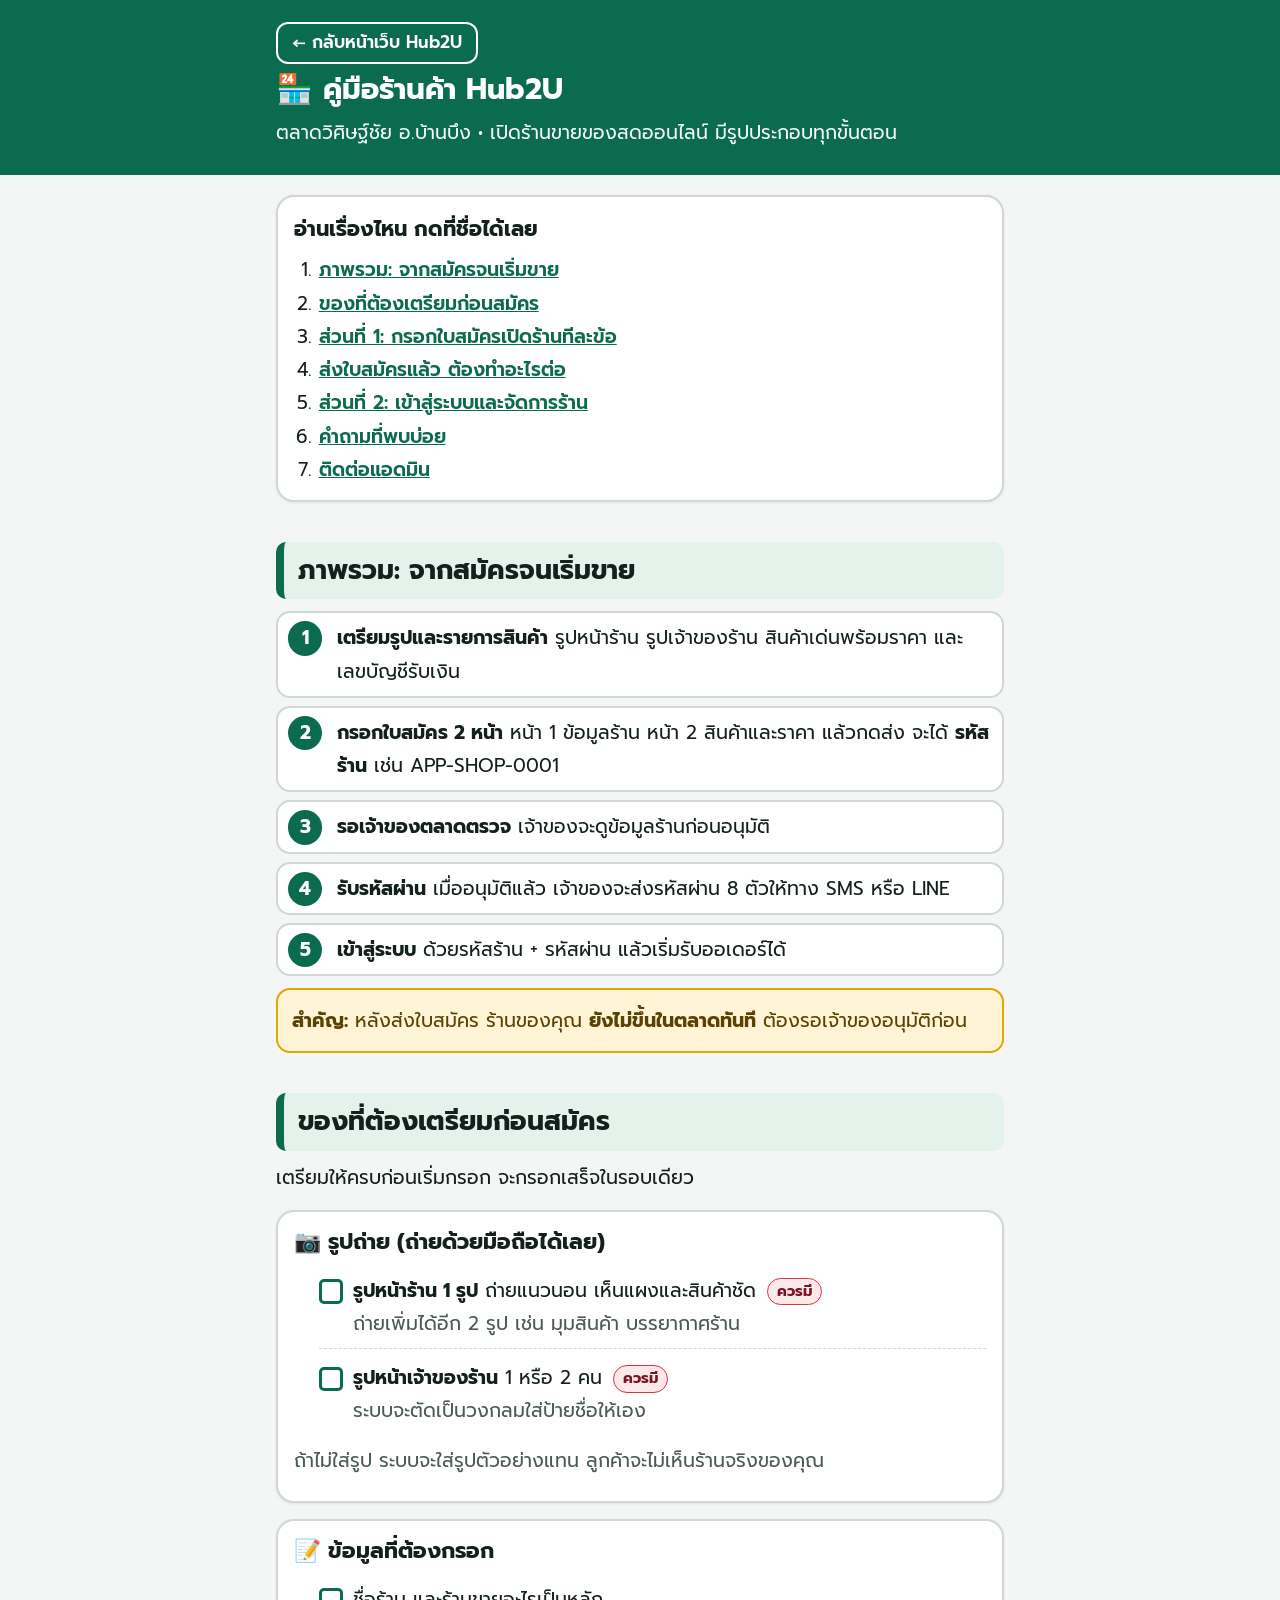
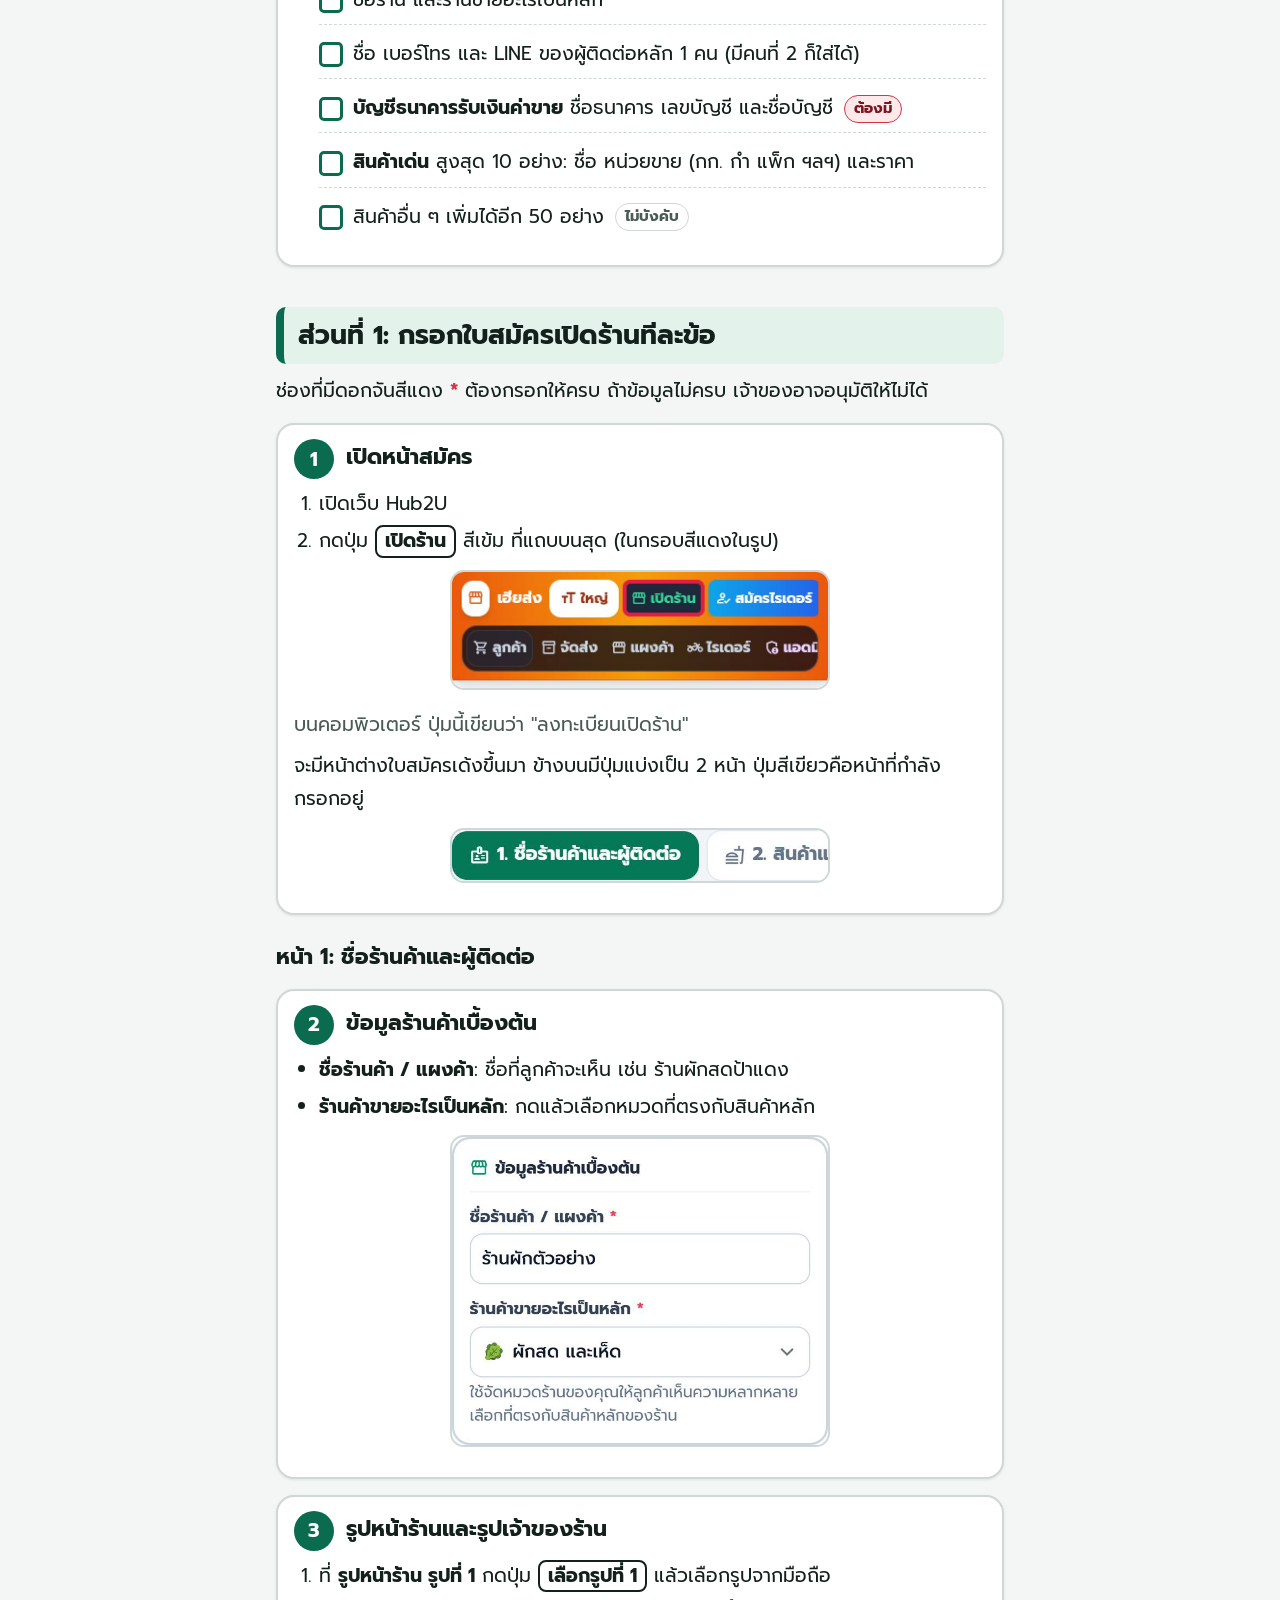
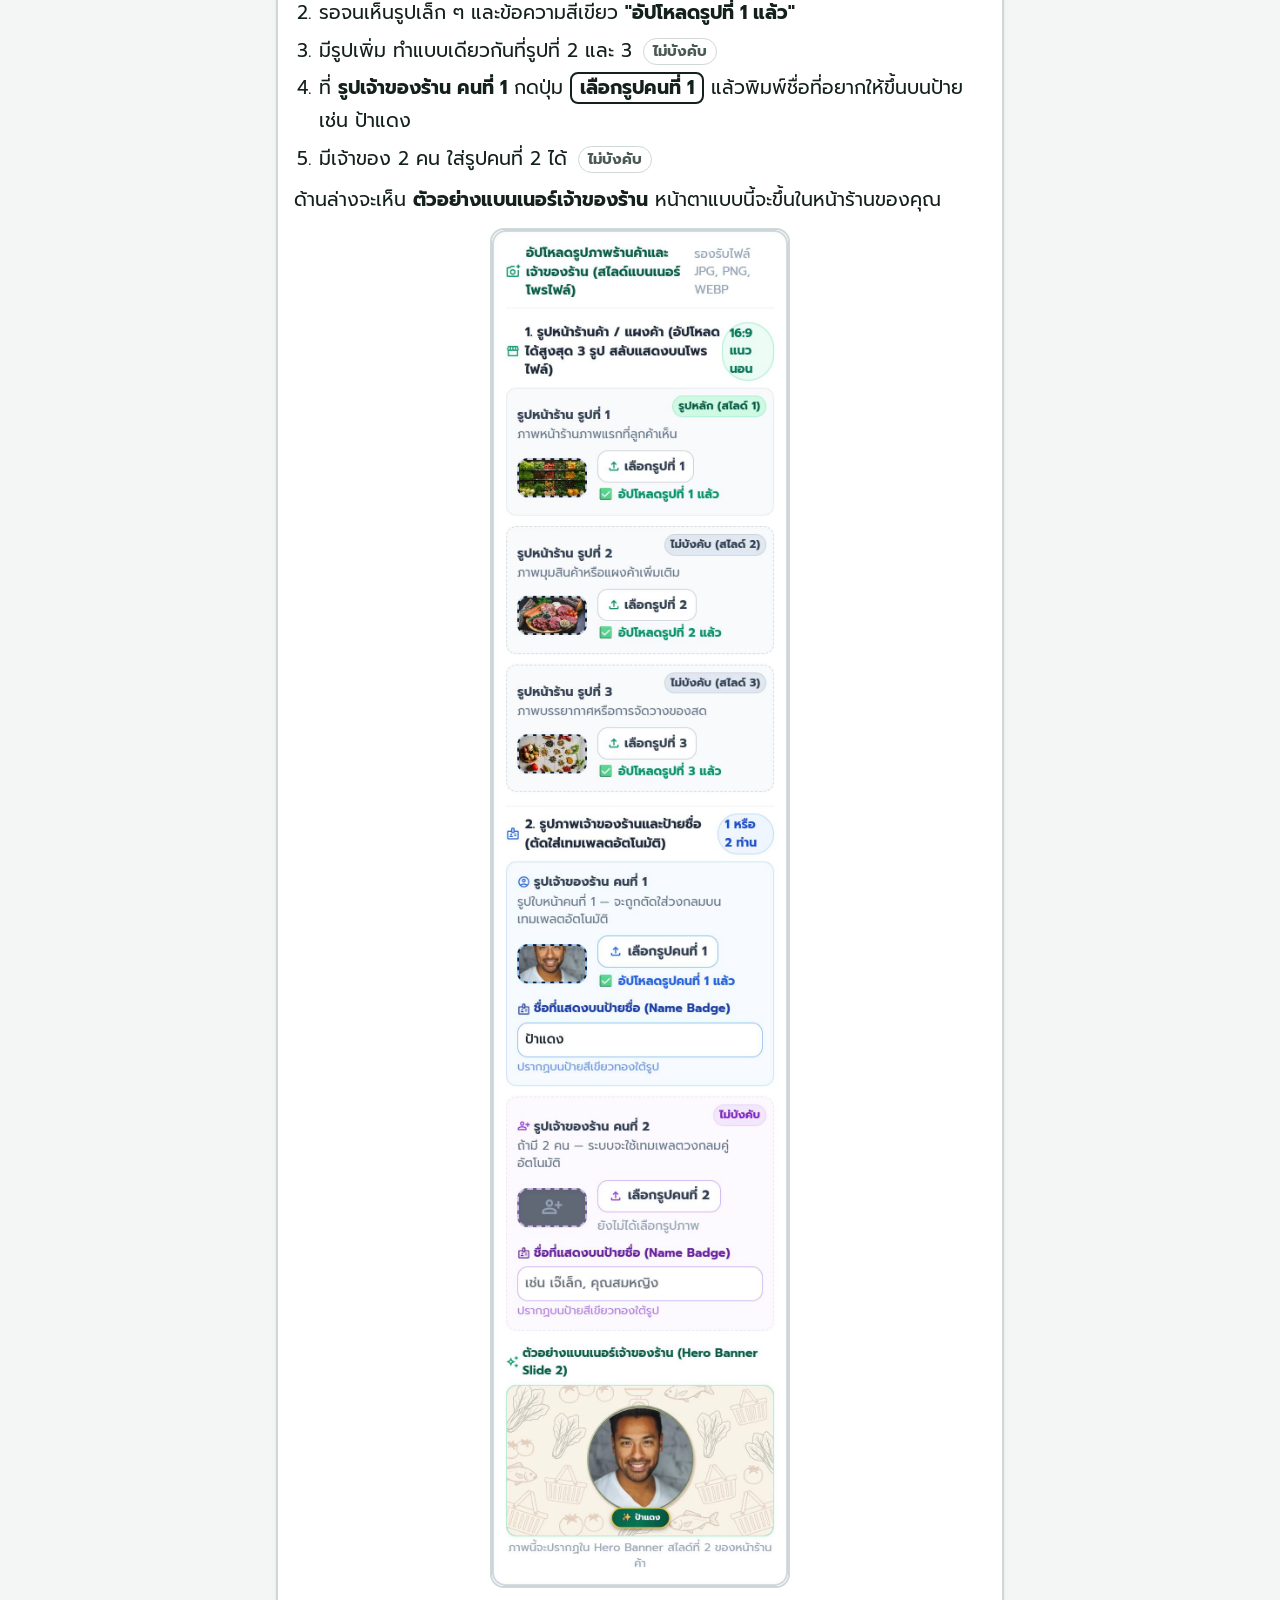
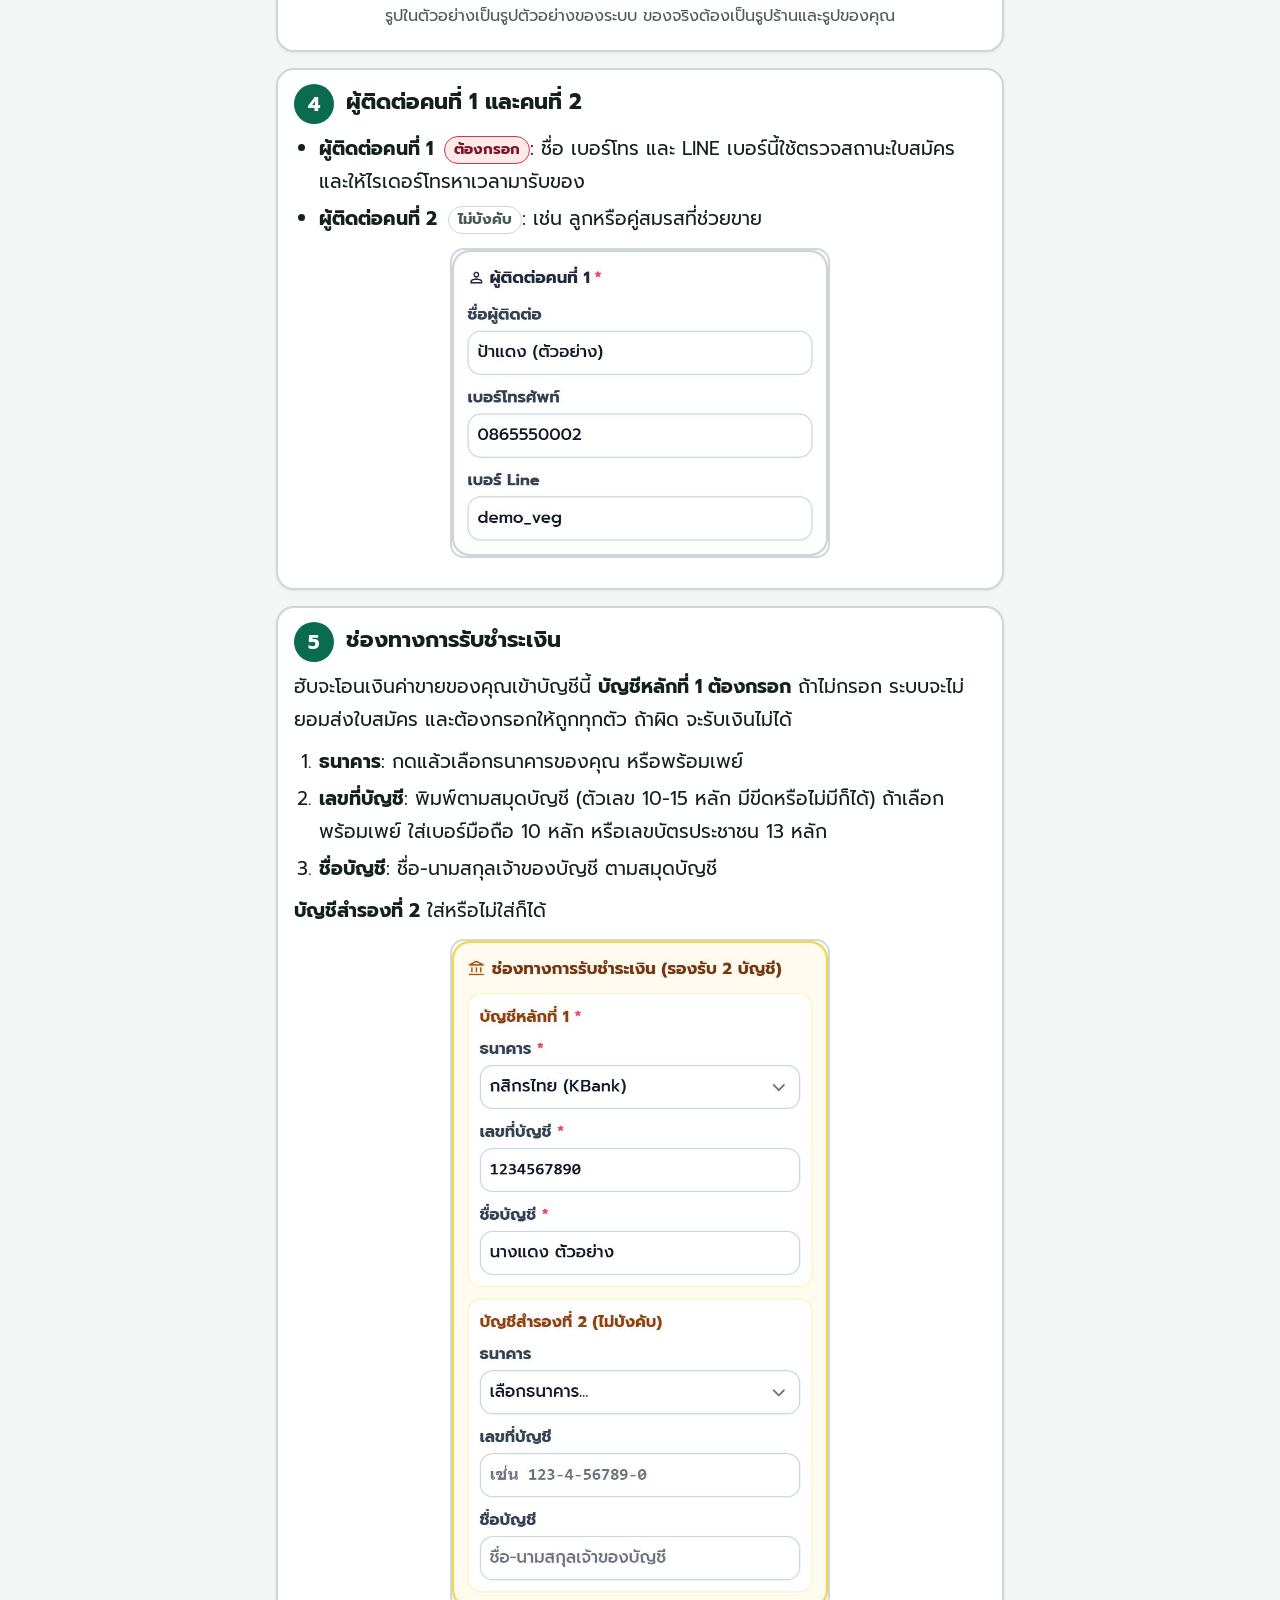
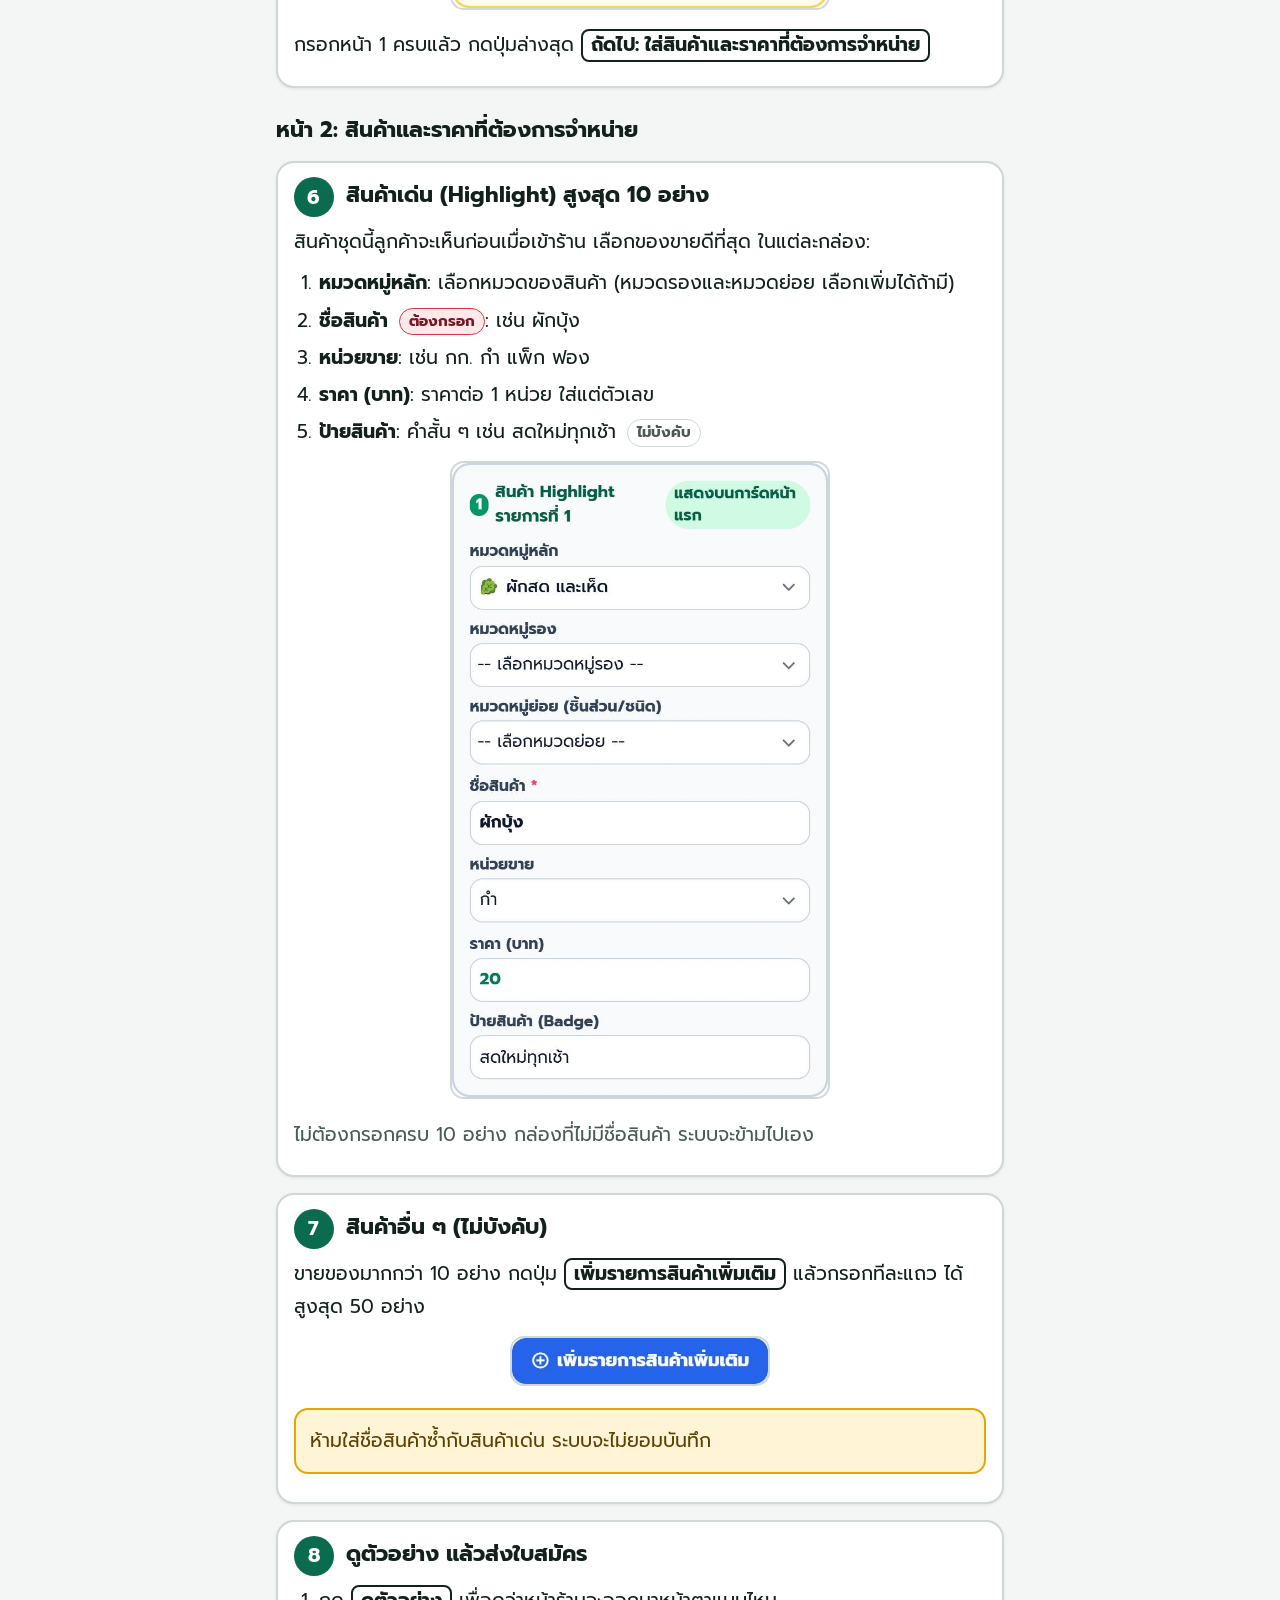
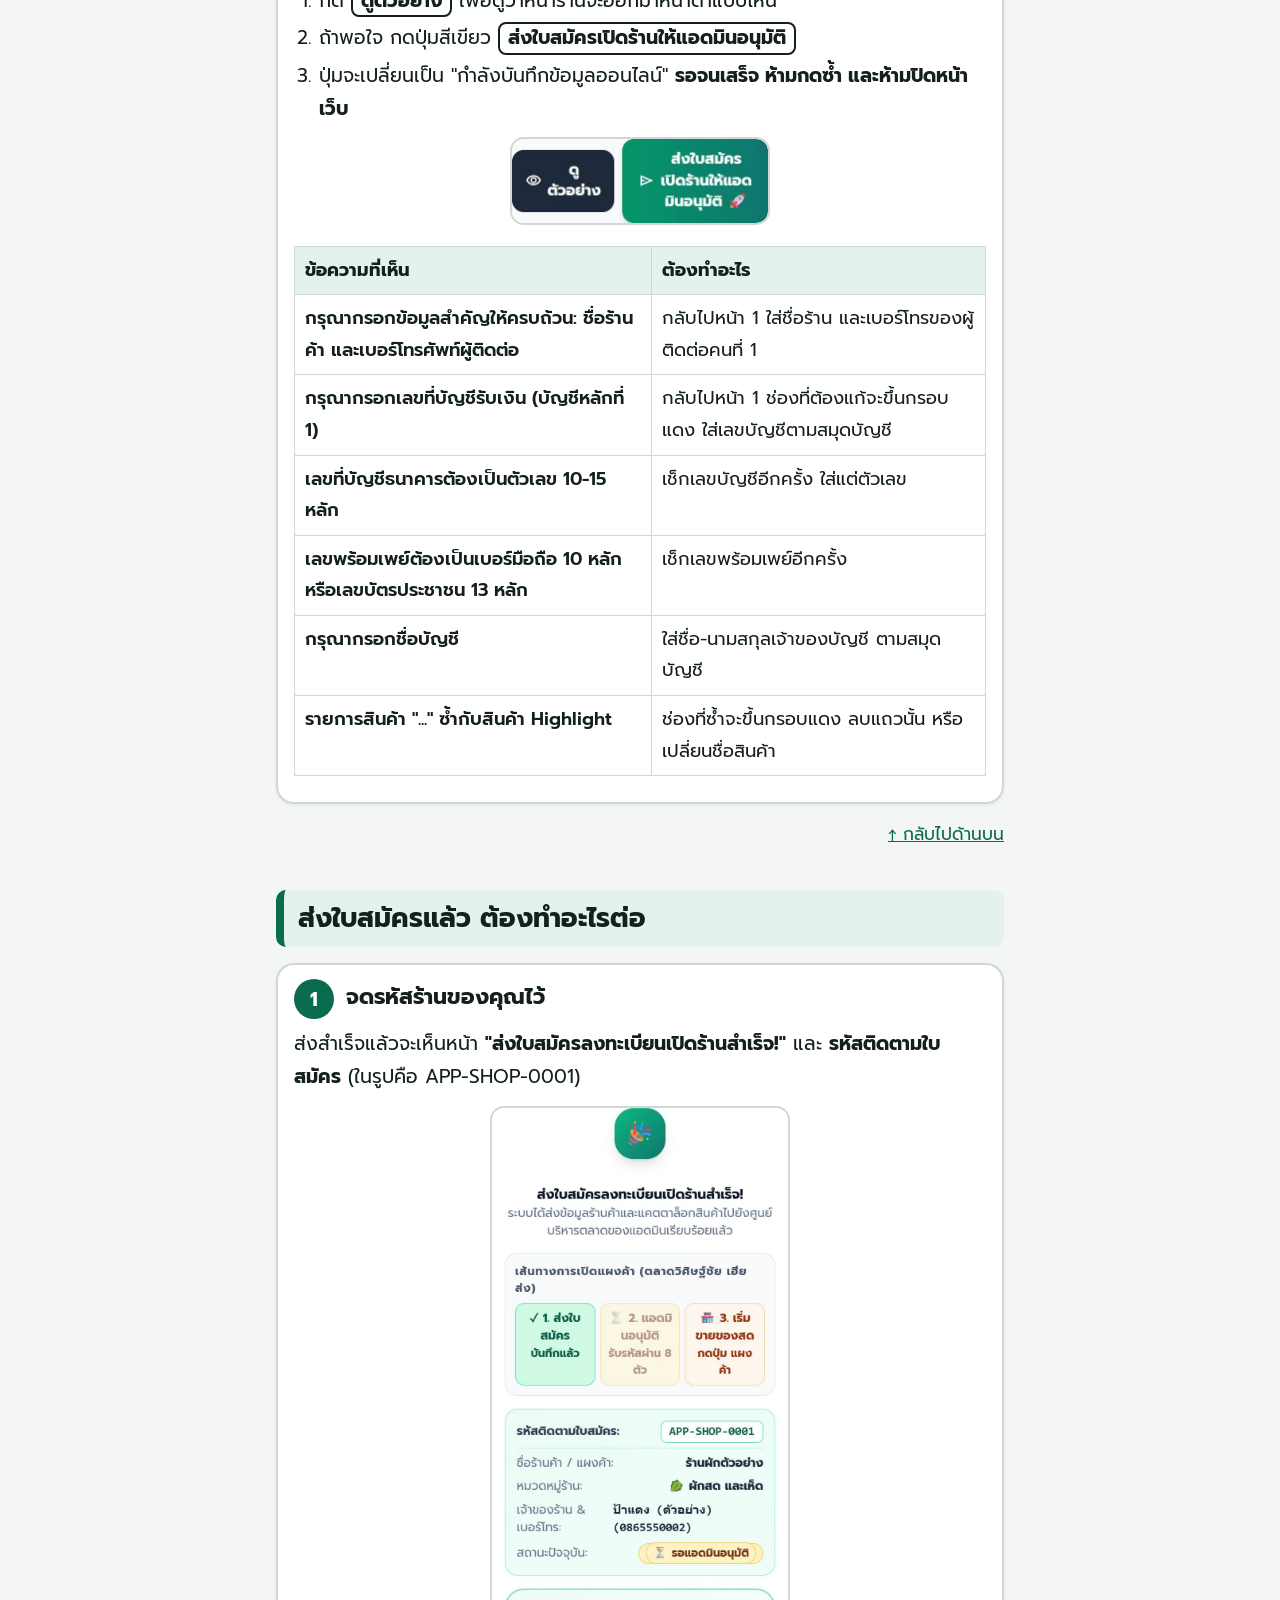
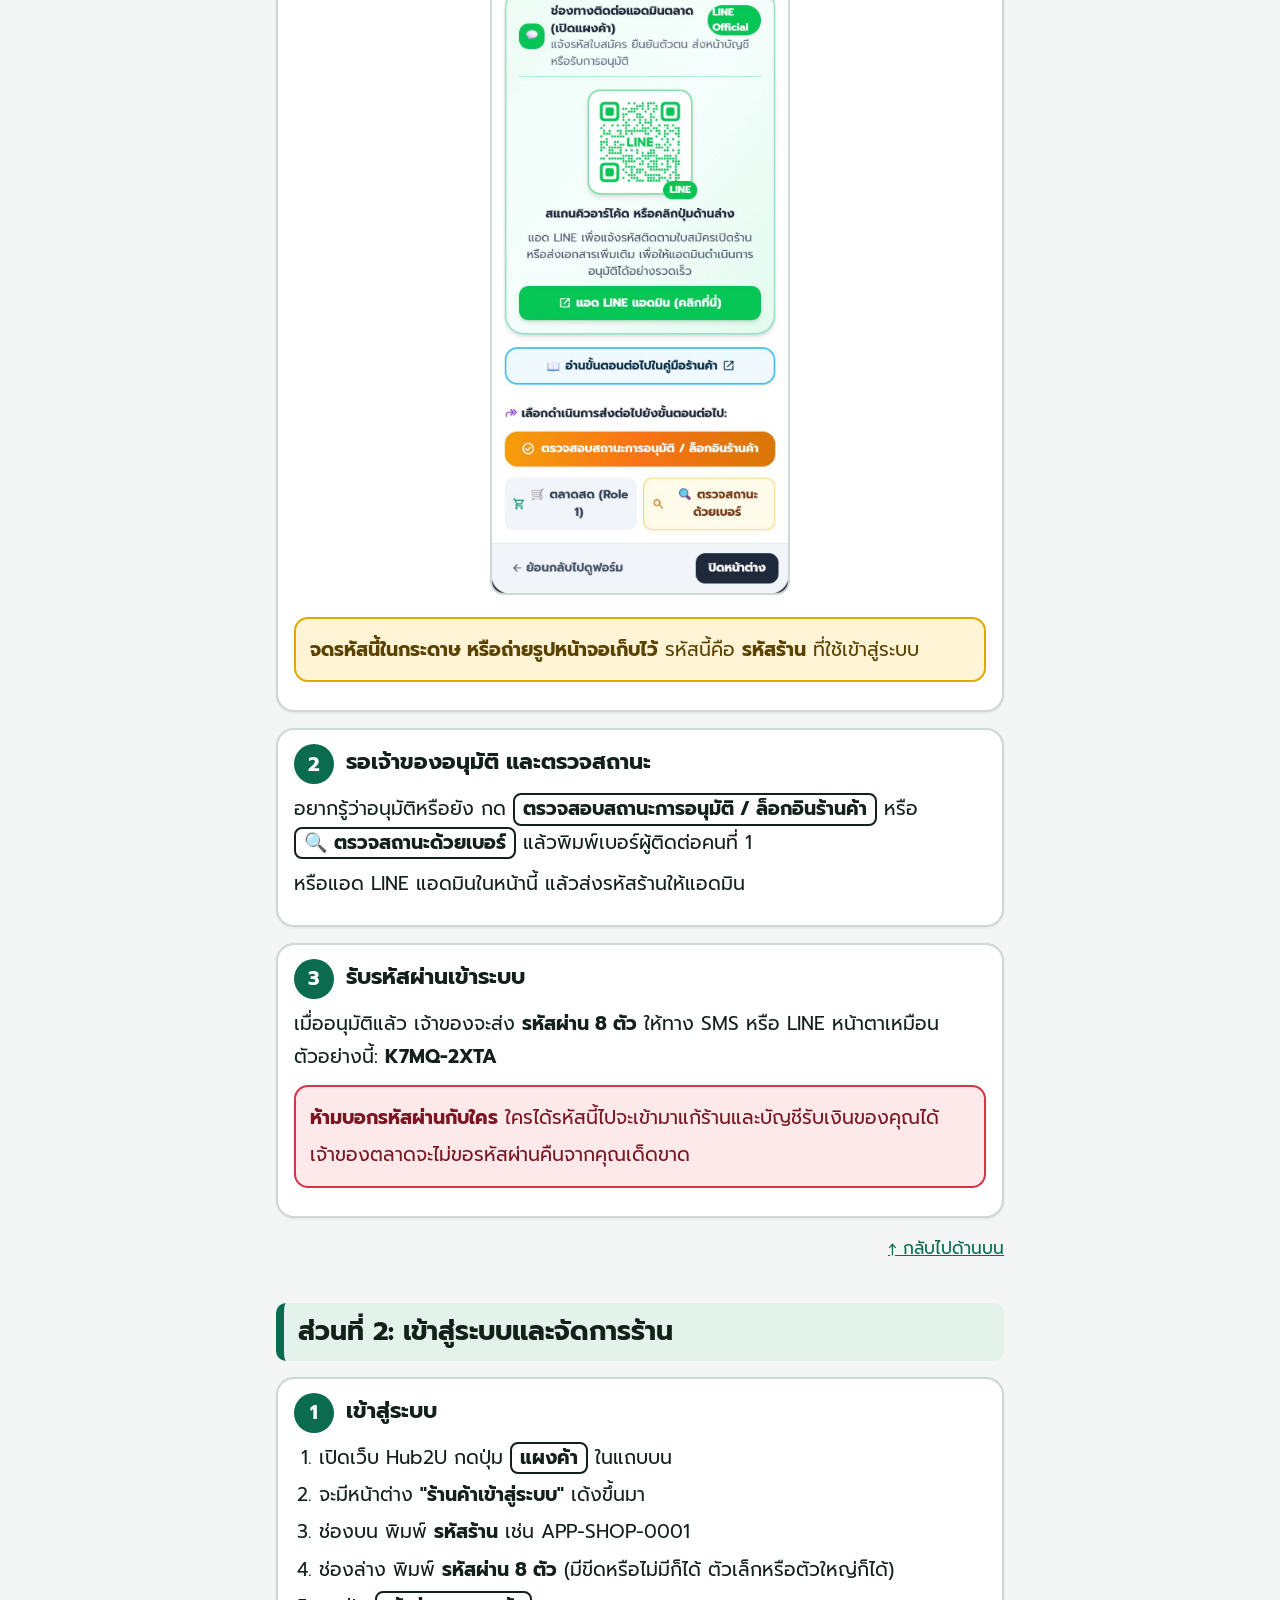
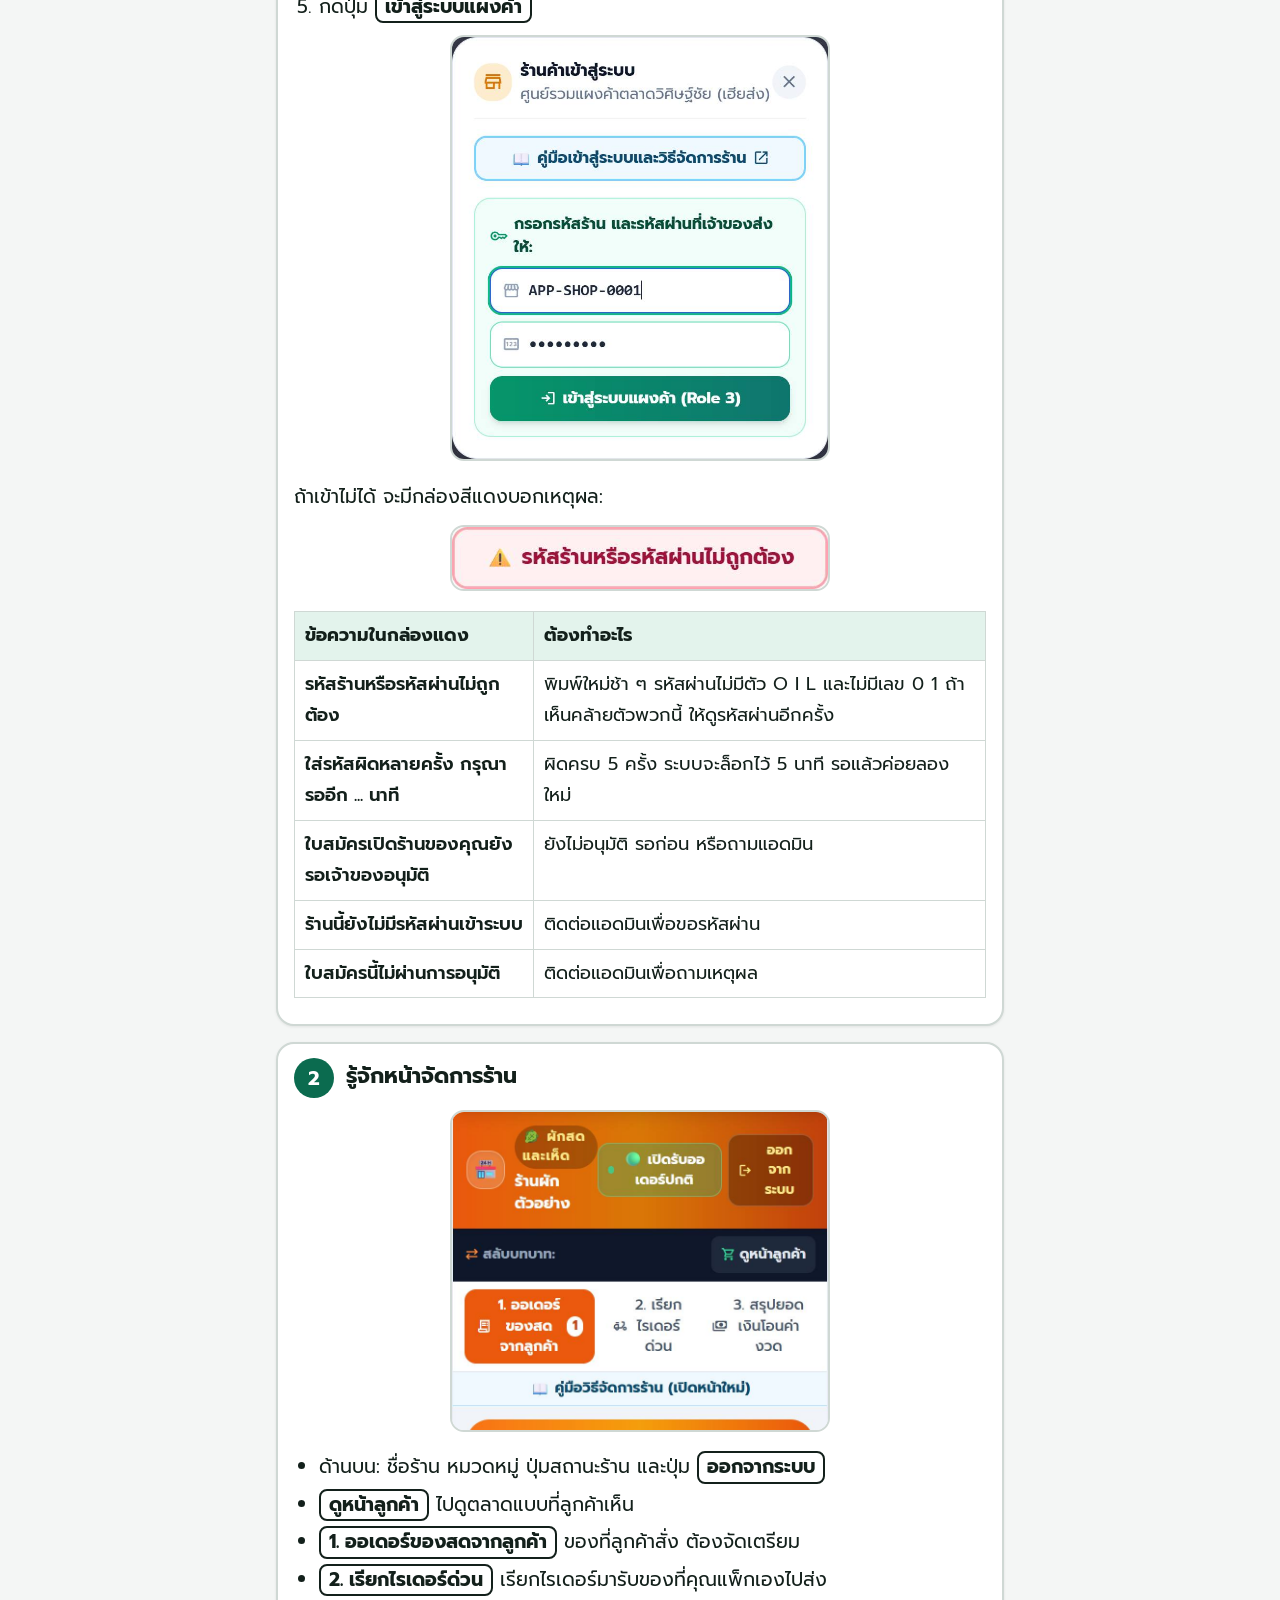
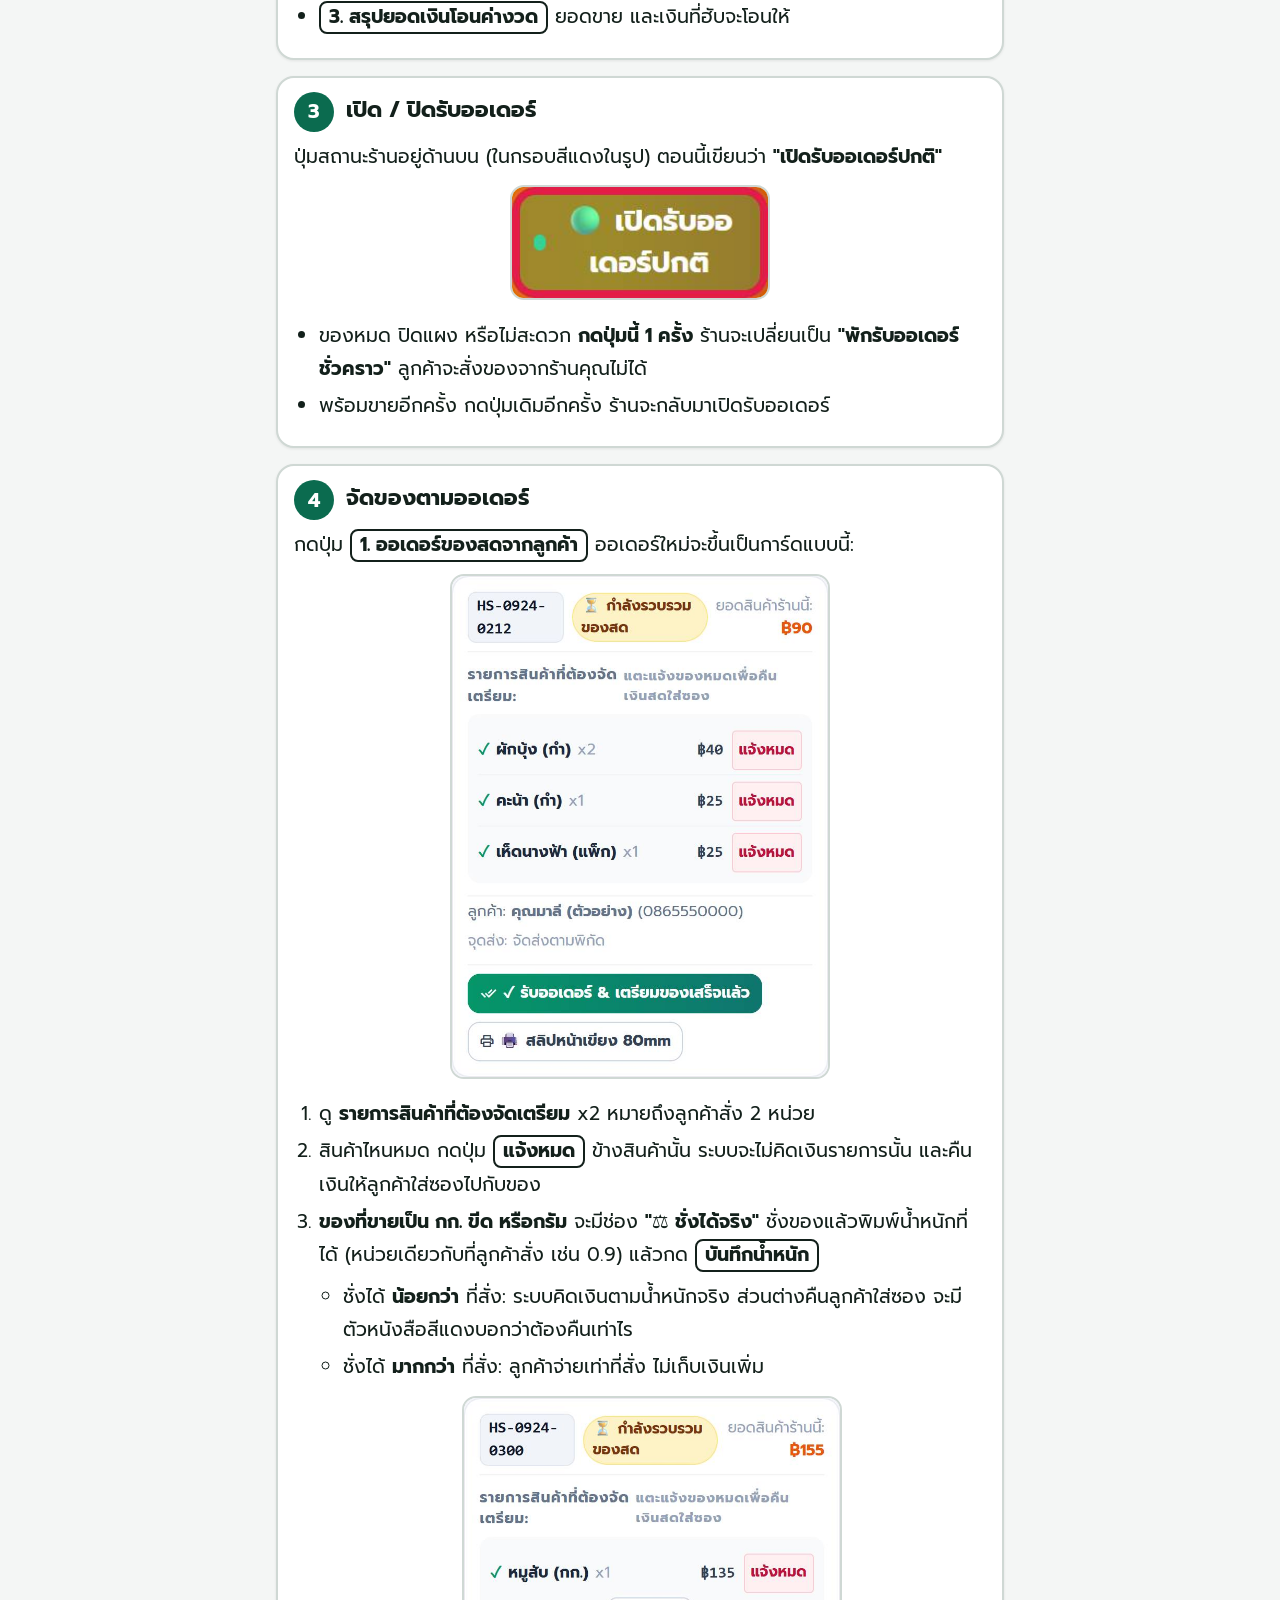
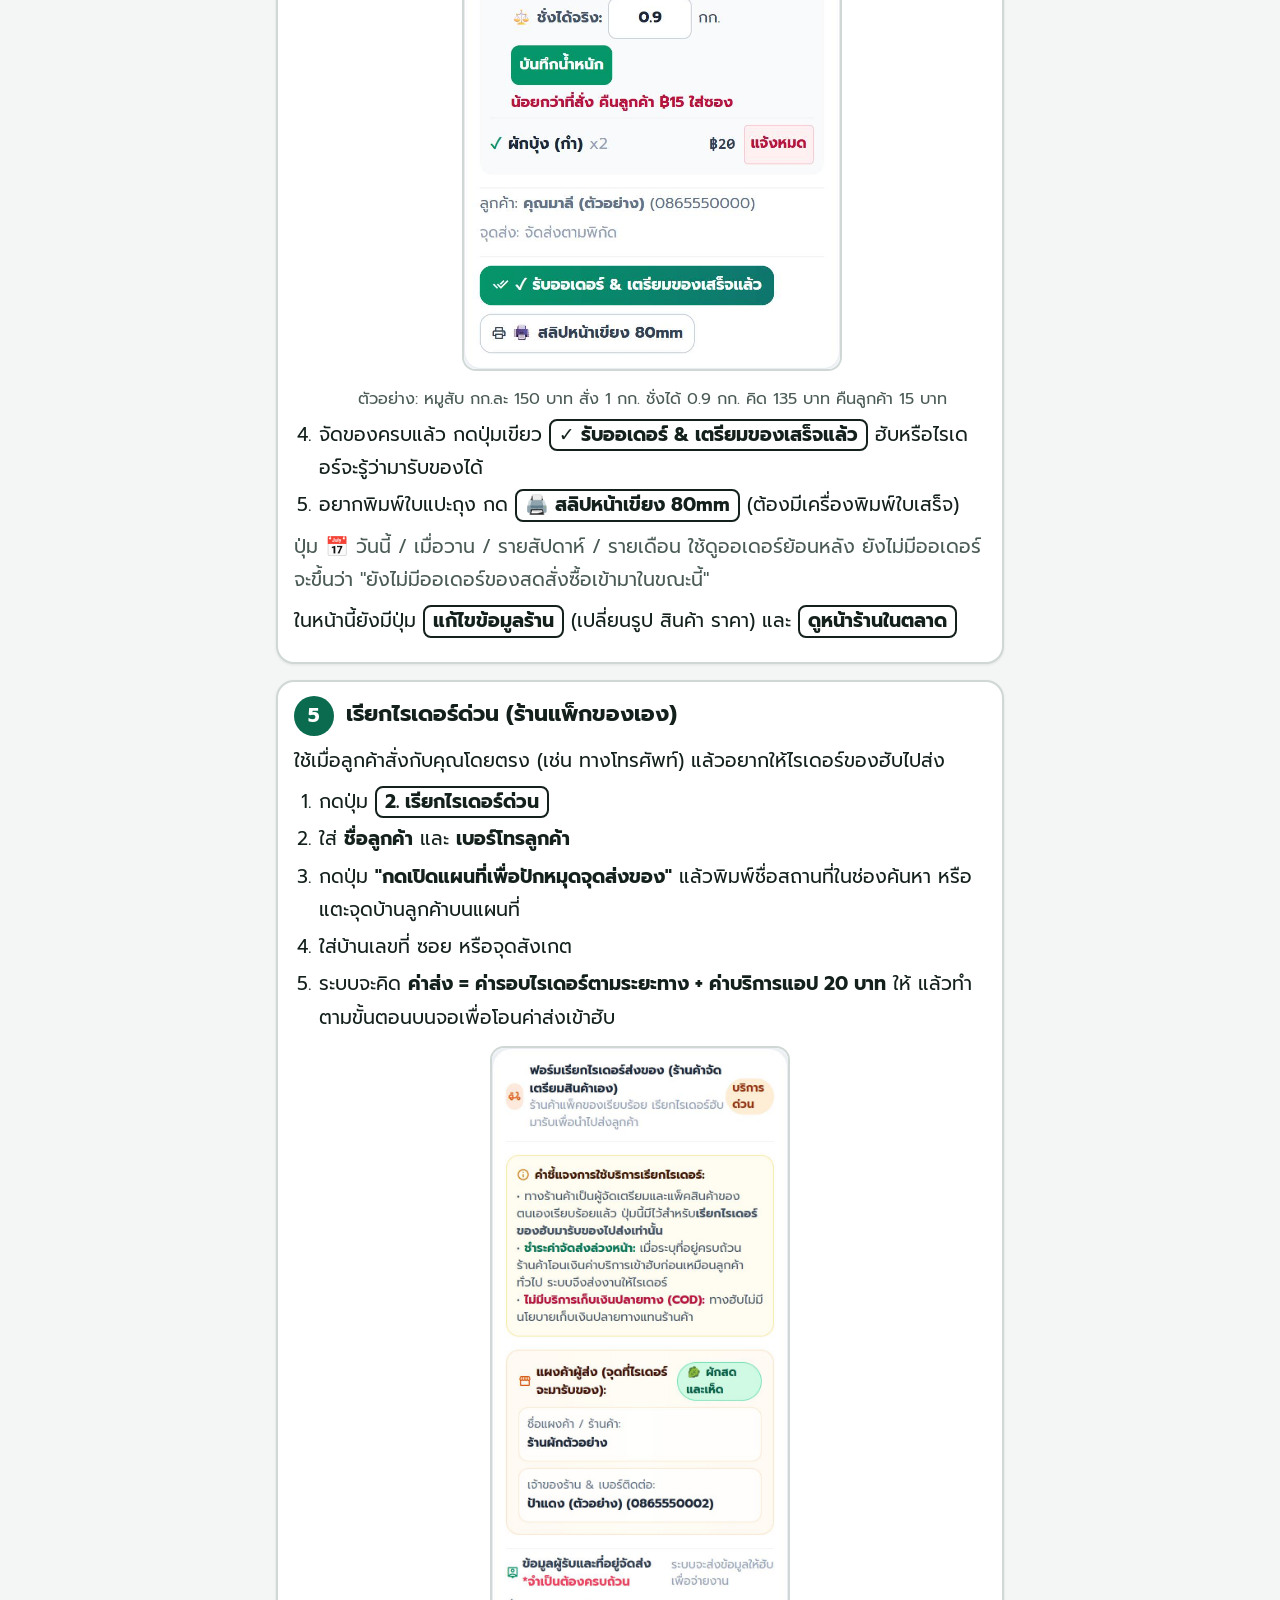
<file: guide-merchant.html>
<!DOCTYPE html>
<html lang="th">
<head>
    <meta charset="UTF-8">
    <meta name="viewport" content="width=device-width, initial-scale=1.0">
    <title>คู่มือร้านค้า Hub2U</title>
    <meta name="description" content="คู่มือลงทะเบียนเปิดร้านและวิธีใช้หน้าจัดการร้าน ตลาดวิศิษฐ์ชัย บ้านบึง (Hub2U)">
    <meta name="theme-color" content="#0b6b4f">
    <link rel="preconnect" href="https://fonts.googleapis.com">
    <link rel="preconnect" href="https://fonts.gstatic.com" crossorigin>
    <link href="https://fonts.googleapis.com/css2?family=Prompt:wght@400;600;700&display=swap" rel="stylesheet">
    <link rel="stylesheet" href="guide.css?v=1">
</head>
<body>
    <!-- คู่มือนี้เป็นหน้าเอกสารล้วน ไม่มี JavaScript และไม่เชื่อมฐานข้อมูล
         รูปทั้งหมดถ่ายจากสำเนาทดสอบด้วยข้อมูลตัวอย่าง (ร้าน/ชื่อ/เบอร์ปลอม)
         แก้ฟอร์มเปิดร้านหรือหน้าจัดการร้านเมื่อไร ต้องแก้คู่มือนี้ด้วย (ตัวทดสอบ firebase-rules/tests/guide-merchant.test.js ตรวจชื่อปุ่ม) -->
    <header class="top">
        <div class="wrap">
            <a class="back" href="./">← กลับหน้าเว็บ Hub2U</a>
            <h1>🏪 คู่มือร้านค้า Hub2U</h1>
            <p>ตลาดวิศิษฐ์ชัย อ.บ้านบึง • เปิดร้านขายของสดออนไลน์ มีรูปประกอบทุกขั้นตอน</p>
        </div>
    </header>

    <main class="wrap">
        <nav class="toc" aria-label="สารบัญ">
            <h2>อ่านเรื่องไหน กดที่ชื่อได้เลย</h2>
            <ol>
                <li><a href="#overview">ภาพรวม: จากสมัครจนเริ่มขาย</a></li>
                <li><a href="#prepare">ของที่ต้องเตรียมก่อนสมัคร</a></li>
                <li><a href="#part1">ส่วนที่ 1: กรอกใบสมัครเปิดร้านทีละข้อ</a></li>
                <li><a href="#after">ส่งใบสมัครแล้ว ต้องทำอะไรต่อ</a></li>
                <li><a href="#part2">ส่วนที่ 2: เข้าสู่ระบบและจัดการร้าน</a></li>
                <li><a href="#faq">คำถามที่พบบ่อย</a></li>
                <li><a href="#contact">ติดต่อแอดมิน</a></li>
            </ol>
        </nav>

        <!-- ================= ภาพรวม ================= -->
        <h2 class="part" id="overview">ภาพรวม: จากสมัครจนเริ่มขาย</h2>
        <ol class="flow">
            <li><strong>เตรียมรูปและรายการสินค้า</strong> รูปหน้าร้าน รูปเจ้าของร้าน สินค้าเด่นพร้อมราคา และเลขบัญชีรับเงิน</li>
            <li><strong>กรอกใบสมัคร 2 หน้า</strong> หน้า 1 ข้อมูลร้าน หน้า 2 สินค้าและราคา แล้วกดส่ง จะได้ <strong>รหัสร้าน</strong> เช่น APP-SHOP-0001</li>
            <li><strong>รอเจ้าของตลาดตรวจ</strong> เจ้าของจะดูข้อมูลร้านก่อนอนุมัติ</li>
            <li><strong>รับรหัสผ่าน</strong> เมื่ออนุมัติแล้ว เจ้าของจะส่งรหัสผ่าน 8 ตัวให้ทาง SMS หรือ LINE</li>
            <li><strong>เข้าสู่ระบบ</strong> ด้วยรหัสร้าน + รหัสผ่าน แล้วเริ่มรับออเดอร์ได้</li>
        </ol>
        <div class="warn">
            <p><strong>สำคัญ:</strong> หลังส่งใบสมัคร ร้านของคุณ <strong>ยังไม่ขึ้นในตลาดทันที</strong> ต้องรอเจ้าของอนุมัติก่อน</p>
        </div>

        <!-- ================= เตรียมของ ================= -->
        <h2 class="part" id="prepare">ของที่ต้องเตรียมก่อนสมัคร</h2>
        <p>เตรียมให้ครบก่อนเริ่มกรอก จะกรอกเสร็จในรอบเดียว</p>
        <div class="step">
            <h3 style="margin-top:0">📷 รูปถ่าย (ถ่ายด้วยมือถือได้เลย)</h3>
            <ul class="check">
                <li><span class="box"></span><span><strong>รูปหน้าร้าน 1 รูป</strong> ถ่ายแนวนอน เห็นแผงและสินค้าชัด <span class="tag req">ควรมี</span><br><span class="muted">ถ่ายเพิ่มได้อีก 2 รูป เช่น มุมสินค้า บรรยากาศร้าน</span></span></li>
                <li><span class="box"></span><span><strong>รูปหน้าเจ้าของร้าน</strong> 1 หรือ 2 คน <span class="tag req">ควรมี</span><br><span class="muted">ระบบจะตัดเป็นวงกลมใส่ป้ายชื่อให้เอง</span></span></li>
            </ul>
            <p class="muted">ถ้าไม่ใส่รูป ระบบจะใส่รูปตัวอย่างแทน ลูกค้าจะไม่เห็นร้านจริงของคุณ</p>
        </div>
        <div class="step">
            <h3 style="margin-top:0">📝 ข้อมูลที่ต้องกรอก</h3>
            <ul class="check">
                <li><span class="box"></span><span>ชื่อร้าน และร้านขายอะไรเป็นหลัก</span></li>
                <li><span class="box"></span><span>ชื่อ เบอร์โทร และ LINE ของผู้ติดต่อหลัก 1 คน (มีคนที่ 2 ก็ใส่ได้)</span></li>
                <li><span class="box"></span><span><strong>บัญชีธนาคารรับเงินค่าขาย</strong> ชื่อธนาคาร เลขบัญชี และชื่อบัญชี <span class="tag req">ต้องมี</span></span></li>
                <li><span class="box"></span><span><strong>สินค้าเด่น</strong> สูงสุด 10 อย่าง: ชื่อ หน่วยขาย (กก. กำ แพ็ก ฯลฯ) และราคา</span></li>
                <li><span class="box"></span><span>สินค้าอื่น ๆ เพิ่มได้อีก 50 อย่าง <span class="tag opt">ไม่บังคับ</span></span></li>
            </ul>
        </div>

        <!-- ================= ส่วนที่ 1 ================= -->
        <h2 class="part" id="part1">ส่วนที่ 1: กรอกใบสมัครเปิดร้านทีละข้อ</h2>
        <p>ช่องที่มีดอกจันสีแดง <strong style="color:#d63447">*</strong> ต้องกรอกให้ครบ ถ้าข้อมูลไม่ครบ เจ้าของอาจอนุมัติให้ไม่ได้</p>

        <div class="step">
            <div class="step-head"><span class="num">1</span><h3>เปิดหน้าสมัคร</h3></div>
            <ol>
                <li>เปิดเว็บ Hub2U</li>
                <li>กดปุ่ม <span class="btn-name">เปิดร้าน</span> สีเข้ม ที่แถบบนสุด (ในกรอบสีแดงในรูป)</li>
            </ol>
            <figure><img src="images/guide/merchant/m01-header-button.jpg" width="780" height="240" loading="lazy" alt="แถบบนสุดของเว็บ ปุ่มเปิดร้าน"></figure>
            <p class="muted">บนคอมพิวเตอร์ ปุ่มนี้เขียนว่า "ลงทะเบียนเปิดร้าน"</p>
            <p>จะมีหน้าต่างใบสมัครเด้งขึ้นมา ข้างบนมีปุ่มแบ่งเป็น 2 หน้า ปุ่มสีเขียวคือหน้าที่กำลังกรอกอยู่</p>
            <figure><img src="images/guide/merchant/m02-tabs.jpg" width="600" height="82" loading="lazy" alt="ปุ่มหน้า 1 ชื่อร้านค้าและผู้ติดต่อ และหน้า 2 สินค้าและราคา"></figure>
        </div>

        <h3>หน้า 1: ชื่อร้านค้าและผู้ติดต่อ</h3>

        <div class="step">
            <div class="step-head"><span class="num">2</span><h3>ข้อมูลร้านค้าเบื้องต้น</h3></div>
            <ul>
                <li><strong>ชื่อร้านค้า / แผงค้า</strong>: ชื่อที่ลูกค้าจะเห็น เช่น ร้านผักสดป้าแดง</li>
                <li><strong>ร้านค้าขายอะไรเป็นหลัก</strong>: กดแล้วเลือกหมวดที่ตรงกับสินค้าหลัก</li>
            </ul>
            <figure><img src="images/guide/merchant/m03-basic.jpg" width="680" height="556" loading="lazy" alt="ช่องชื่อร้านและหมวดหมู่"></figure>
        </div>

        <div class="step">
            <div class="step-head"><span class="num">3</span><h3>รูปหน้าร้านและรูปเจ้าของร้าน</h3></div>
            <ol>
                <li>ที่ <strong>รูปหน้าร้าน รูปที่ 1</strong> กดปุ่ม <span class="btn-name">เลือกรูปที่ 1</span> แล้วเลือกรูปจากมือถือ</li>
                <li>รอจนเห็นรูปเล็ก ๆ และข้อความสีเขียว <strong>"อัปโหลดรูปที่ 1 แล้ว"</strong></li>
                <li>มีรูปเพิ่ม ทำแบบเดียวกันที่รูปที่ 2 และ 3 <span class="tag opt">ไม่บังคับ</span></li>
                <li>ที่ <strong>รูปเจ้าของร้าน คนที่ 1</strong> กดปุ่ม <span class="btn-name">เลือกรูปคนที่ 1</span> แล้วพิมพ์ชื่อที่อยากให้ขึ้นบนป้าย เช่น ป้าแดง</li>
                <li>มีเจ้าของ 2 คน ใส่รูปคนที่ 2 ได้ <span class="tag opt">ไม่บังคับ</span></li>
            </ol>
            <p>ด้านล่างจะเห็น <strong>ตัวอย่างแบนเนอร์เจ้าของร้าน</strong> หน้าตาแบบนี้จะขึ้นในหน้าร้านของคุณ</p>
            <figure class="narrow"><img src="images/guide/merchant/m04-photos.jpg" width="680" height="3116" loading="lazy" alt="ช่องอัปโหลดรูปหน้าร้าน 3 รูป และรูปเจ้าของร้าน พร้อมตัวอย่างแบนเนอร์"><figcaption>รูปในตัวอย่างเป็นรูปตัวอย่างของระบบ ของจริงต้องเป็นรูปร้านและรูปของคุณ</figcaption></figure>
        </div>

        <div class="step">
            <div class="step-head"><span class="num">4</span><h3>ผู้ติดต่อคนที่ 1 และคนที่ 2</h3></div>
            <ul>
                <li><strong>ผู้ติดต่อคนที่ 1</strong> <span class="tag req">ต้องกรอก</span>: ชื่อ เบอร์โทร และ LINE เบอร์นี้ใช้ตรวจสถานะใบสมัคร และให้ไรเดอร์โทรหาเวลามารับของ</li>
                <li><strong>ผู้ติดต่อคนที่ 2</strong> <span class="tag opt">ไม่บังคับ</span>: เช่น ลูกหรือคู่สมรสที่ช่วยขาย</li>
            </ul>
            <figure><img src="images/guide/merchant/m05-contact1.jpg" width="680" height="552" loading="lazy" alt="ช่องผู้ติดต่อคนที่ 1"></figure>
        </div>

        <div class="step">
            <div class="step-head"><span class="num">5</span><h3>ช่องทางการรับชำระเงิน</h3></div>
            <p>ฮับจะโอนเงินค่าขายของคุณเข้าบัญชีนี้ <strong>บัญชีหลักที่ 1 ต้องกรอก</strong> ถ้าไม่กรอก ระบบจะไม่ยอมส่งใบสมัคร และต้องกรอกให้ถูกทุกตัว ถ้าผิด จะรับเงินไม่ได้</p>
            <ol>
                <li><strong>ธนาคาร</strong>: กดแล้วเลือกธนาคารของคุณ หรือพร้อมเพย์</li>
                <li><strong>เลขที่บัญชี</strong>: พิมพ์ตามสมุดบัญชี (ตัวเลข 10-15 หลัก มีขีดหรือไม่มีก็ได้) ถ้าเลือกพร้อมเพย์ ใส่เบอร์มือถือ 10 หลัก หรือเลขบัตรประชาชน 13 หลัก</li>
                <li><strong>ชื่อบัญชี</strong>: ชื่อ-นามสกุลเจ้าของบัญชี ตามสมุดบัญชี</li>
            </ol>
            <p><strong>บัญชีสำรองที่ 2</strong> ใส่หรือไม่ใส่ก็ได้</p>
            <figure><img src="images/guide/merchant/m07-bank.jpg" width="680" height="1206" loading="lazy" alt="ช่องบัญชีหลักที่ 1 และบัญชีสำรองที่ 2"></figure>
            <p>กรอกหน้า 1 ครบแล้ว กดปุ่มล่างสุด <span class="btn-name">ถัดไป: ใส่สินค้าและราคาที่ต้องการจำหน่าย</span></p>
        </div>

        <h3>หน้า 2: สินค้าและราคาที่ต้องการจำหน่าย</h3>

        <div class="step">
            <div class="step-head"><span class="num">6</span><h3>สินค้าเด่น (Highlight) สูงสุด 10 อย่าง</h3></div>
            <p>สินค้าชุดนี้ลูกค้าจะเห็นก่อนเมื่อเข้าร้าน เลือกของขายดีที่สุด ในแต่ละกล่อง:</p>
            <ol>
                <li><strong>หมวดหมู่หลัก</strong>: เลือกหมวดของสินค้า (หมวดรองและหมวดย่อย เลือกเพิ่มได้ถ้ามี)</li>
                <li><strong>ชื่อสินค้า</strong> <span class="tag req">ต้องกรอก</span>: เช่น ผักบุ้ง</li>
                <li><strong>หน่วยขาย</strong>: เช่น กก. กำ แพ็ก ฟอง</li>
                <li><strong>ราคา (บาท)</strong>: ราคาต่อ 1 หน่วย ใส่แต่ตัวเลข</li>
                <li><strong>ป้ายสินค้า</strong>: คำสั้น ๆ เช่น สดใหม่ทุกเช้า <span class="tag opt">ไม่บังคับ</span></li>
            </ol>
            <figure><img src="images/guide/merchant/m08-highlight-card.jpg" width="680" height="1148" loading="lazy" alt="กล่องสินค้า Highlight รายการที่ 1 ที่กรอกแล้ว"></figure>
            <p class="muted">ไม่ต้องกรอกครบ 10 อย่าง กล่องที่ไม่มีชื่อสินค้า ระบบจะข้ามไปเอง</p>
        </div>

        <div class="step">
            <div class="step-head"><span class="num">7</span><h3>สินค้าอื่น ๆ (ไม่บังคับ)</h3></div>
            <p>ขายของมากกว่า 10 อย่าง กดปุ่ม <span class="btn-name">เพิ่มรายการสินค้าเพิ่มเติม</span> แล้วกรอกทีละแถว ได้สูงสุด 50 อย่าง</p>
            <figure class="small"><img src="images/guide/merchant/m09-add-more.jpg" width="428" height="78" loading="lazy" alt="ปุ่มเพิ่มรายการสินค้าเพิ่มเติม"></figure>
            <div class="warn"><p>ห้ามใส่ชื่อสินค้าซ้ำกับสินค้าเด่น ระบบจะไม่ยอมบันทึก</p></div>
        </div>

        <div class="step">
            <div class="step-head"><span class="num">8</span><h3>ดูตัวอย่าง แล้วส่งใบสมัคร</h3></div>
            <ol>
                <li>กด <span class="btn-name">ดูตัวอย่าง</span> เพื่อดูว่าหน้าร้านจะออกมาหน้าตาแบบไหน</li>
                <li>ถ้าพอใจ กดปุ่มสีเขียว <span class="btn-name">ส่งใบสมัครเปิดร้านให้แอดมินอนุมัติ</span></li>
                <li>ปุ่มจะเปลี่ยนเป็น "กำลังบันทึกข้อมูลออนไลน์" <strong>รอจนเสร็จ ห้ามกดซ้ำ และห้ามปิดหน้าเว็บ</strong></li>
            </ol>
            <figure class="small"><img src="images/guide/merchant/m10b-footer.jpg" width="516" height="170" loading="lazy" alt="ปุ่มดูตัวอย่าง และปุ่มส่งใบสมัครเปิดร้าน"></figure>
            <table class="fix">
                <thead><tr><th>ข้อความที่เห็น</th><th>ต้องทำอะไร</th></tr></thead>
                <tbody>
                    <tr><td>กรุณากรอกข้อมูลสำคัญให้ครบถ้วน: ชื่อร้านค้า และเบอร์โทรศัพท์ผู้ติดต่อ</td><td>กลับไปหน้า 1 ใส่ชื่อร้าน และเบอร์โทรของผู้ติดต่อคนที่ 1</td></tr>
                    <tr><td>กรุณากรอกเลขที่บัญชีรับเงิน (บัญชีหลักที่ 1)</td><td>กลับไปหน้า 1 ช่องที่ต้องแก้จะขึ้นกรอบแดง ใส่เลขบัญชีตามสมุดบัญชี</td></tr>
                    <tr><td>เลขที่บัญชีธนาคารต้องเป็นตัวเลข 10-15 หลัก</td><td>เช็กเลขบัญชีอีกครั้ง ใส่แต่ตัวเลข</td></tr>
                    <tr><td>เลขพร้อมเพย์ต้องเป็นเบอร์มือถือ 10 หลัก หรือเลขบัตรประชาชน 13 หลัก</td><td>เช็กเลขพร้อมเพย์อีกครั้ง</td></tr>
                    <tr><td>กรุณากรอกชื่อบัญชี</td><td>ใส่ชื่อ-นามสกุลเจ้าของบัญชี ตามสมุดบัญชี</td></tr>
                    <tr><td>รายการสินค้า "..." ซ้ำกับสินค้า Highlight</td><td>ช่องที่ซ้ำจะขึ้นกรอบแดง ลบแถวนั้น หรือเปลี่ยนชื่อสินค้า</td></tr>
                </tbody>
            </table>
        </div>
        <p class="to-top"><a href="#overview">↑ กลับไปด้านบน</a></p>

        <!-- ================= หลังส่ง ================= -->
        <h2 class="part" id="after">ส่งใบสมัครแล้ว ต้องทำอะไรต่อ</h2>
        <div class="step">
            <div class="step-head"><span class="num">1</span><h3>จดรหัสร้านของคุณไว้</h3></div>
            <p>ส่งสำเร็จแล้วจะเห็นหน้า <strong>"ส่งใบสมัครลงทะเบียนเปิดร้านสำเร็จ!"</strong> และ <strong>รหัสติดตามใบสมัคร</strong> (ในรูปคือ APP-SHOP-0001)</p>
            <figure class="narrow"><img src="images/guide/merchant/m11-success.jpg" width="744" height="2728" loading="lazy" alt="หน้าส่งใบสมัครสำเร็จ พร้อมรหัส APP-SHOP-0001 และช่องทาง LINE"></figure>
            <div class="warn"><p><strong>จดรหัสนี้ในกระดาษ หรือถ่ายรูปหน้าจอเก็บไว้</strong> รหัสนี้คือ <strong>รหัสร้าน</strong> ที่ใช้เข้าสู่ระบบ</p></div>
        </div>
        <div class="step">
            <div class="step-head"><span class="num">2</span><h3>รอเจ้าของอนุมัติ และตรวจสถานะ</h3></div>
            <p>อยากรู้ว่าอนุมัติหรือยัง กด <span class="btn-name">ตรวจสอบสถานะการอนุมัติ / ล็อกอินร้านค้า</span> หรือ <span class="btn-name">🔍 ตรวจสถานะด้วยเบอร์</span> แล้วพิมพ์เบอร์ผู้ติดต่อคนที่ 1</p>
            <p>หรือแอด LINE แอดมินในหน้านี้ แล้วส่งรหัสร้านให้แอดมิน</p>
        </div>
        <div class="step">
            <div class="step-head"><span class="num">3</span><h3>รับรหัสผ่านเข้าระบบ</h3></div>
            <p>เมื่ออนุมัติแล้ว เจ้าของจะส่ง <strong>รหัสผ่าน 8 ตัว</strong> ให้ทาง SMS หรือ LINE หน้าตาเหมือนตัวอย่างนี้: <strong>K7MQ-2XTA</strong></p>
            <div class="bad">
                <p><strong>ห้ามบอกรหัสผ่านกับใคร</strong> ใครได้รหัสนี้ไปจะเข้ามาแก้ร้านและบัญชีรับเงินของคุณได้</p>
                <p>เจ้าของตลาดจะไม่ขอรหัสผ่านคืนจากคุณเด็ดขาด</p>
            </div>
        </div>
        <p class="to-top"><a href="#overview">↑ กลับไปด้านบน</a></p>

        <!-- ================= ส่วนที่ 2 ================= -->
        <h2 class="part" id="part2">ส่วนที่ 2: เข้าสู่ระบบและจัดการร้าน</h2>

        <div class="step">
            <div class="step-head"><span class="num">1</span><h3>เข้าสู่ระบบ</h3></div>
            <ol>
                <li>เปิดเว็บ Hub2U กดปุ่ม <span class="btn-name">แผงค้า</span> ในแถบบน</li>
                <li>จะมีหน้าต่าง <strong>"ร้านค้าเข้าสู่ระบบ"</strong> เด้งขึ้นมา</li>
                <li>ช่องบน พิมพ์ <strong>รหัสร้าน</strong> เช่น APP-SHOP-0001</li>
                <li>ช่องล่าง พิมพ์ <strong>รหัสผ่าน 8 ตัว</strong> (มีขีดหรือไม่มีก็ได้ ตัวเล็กหรือตัวใหญ่ก็ได้)</li>
                <li>กดปุ่ม <span class="btn-name">เข้าสู่ระบบแผงค้า</span></li>
            </ol>
            <figure><img src="images/guide/merchant/m12-login.jpg" width="716" height="688" loading="lazy" alt="หน้าต่างร้านค้าเข้าสู่ระบบ มีช่องรหัสร้านและรหัสผ่าน"></figure>
            <p>ถ้าเข้าไม่ได้ จะมีกล่องสีแดงบอกเหตุผล:</p>
            <figure><img src="images/guide/merchant/m13-login-error.jpg" width="572" height="94" loading="lazy" alt="กล่องแดง รหัสร้านหรือรหัสผ่านไม่ถูกต้อง"></figure>
            <table class="fix">
                <thead><tr><th>ข้อความในกล่องแดง</th><th>ต้องทำอะไร</th></tr></thead>
                <tbody>
                    <tr><td>รหัสร้านหรือรหัสผ่านไม่ถูกต้อง</td><td>พิมพ์ใหม่ช้า ๆ รหัสผ่านไม่มีตัว O I L และไม่มีเลข 0 1 ถ้าเห็นคล้ายตัวพวกนี้ ให้ดูรหัสผ่านอีกครั้ง</td></tr>
                    <tr><td>ใส่รหัสผิดหลายครั้ง กรุณารออีก ... นาที</td><td>ผิดครบ 5 ครั้ง ระบบจะล็อกไว้ 5 นาที รอแล้วค่อยลองใหม่</td></tr>
                    <tr><td>ใบสมัครเปิดร้านของคุณยังรอเจ้าของอนุมัติ</td><td>ยังไม่อนุมัติ รอก่อน หรือถามแอดมิน</td></tr>
                    <tr><td>ร้านนี้ยังไม่มีรหัสผ่านเข้าระบบ</td><td>ติดต่อแอดมินเพื่อขอรหัสผ่าน</td></tr>
                    <tr><td>ใบสมัครนี้ไม่ผ่านการอนุมัติ</td><td>ติดต่อแอดมินเพื่อถามเหตุผล</td></tr>
                </tbody>
            </table>
        </div>

        <div class="step">
            <div class="step-head"><span class="num">2</span><h3>รู้จักหน้าจัดการร้าน</h3></div>
            <figure><img src="images/guide/merchant/m20-workspace-top.jpg" width="780" height="660" loading="lazy" alt="หัวหน้าจัดการร้าน ชื่อร้าน ปุ่มสถานะร้าน และปุ่ม 3 ปุ่ม"></figure>
            <ul>
                <li>ด้านบน: ชื่อร้าน หมวดหมู่ ปุ่มสถานะร้าน และปุ่ม <span class="btn-name">ออกจากระบบ</span></li>
                <li><span class="btn-name">ดูหน้าลูกค้า</span> ไปดูตลาดแบบที่ลูกค้าเห็น</li>
                <li><span class="btn-name">1. ออเดอร์ของสดจากลูกค้า</span> ของที่ลูกค้าสั่ง ต้องจัดเตรียม</li>
                <li><span class="btn-name">2. เรียกไรเดอร์ด่วน</span> เรียกไรเดอร์มารับของที่คุณแพ็กเองไปส่ง</li>
                <li><span class="btn-name">3. สรุปยอดเงินโอนค่างวด</span> ยอดขาย และเงินที่ฮับจะโอนให้</li>
            </ul>
        </div>

        <div class="step">
            <div class="step-head"><span class="num">3</span><h3>เปิด / ปิดรับออเดอร์</h3></div>
            <p>ปุ่มสถานะร้านอยู่ด้านบน (ในกรอบสีแดงในรูป) ตอนนี้เขียนว่า <strong>"เปิดรับออเดอร์ปกติ"</strong></p>
            <figure class="small"><img src="images/guide/merchant/m21-open-toggle.jpg" width="258" height="112" loading="lazy" alt="ปุ่มสถานะร้าน เปิดรับออเดอร์ปกติ"></figure>
            <ul>
                <li>ของหมด ปิดแผง หรือไม่สะดวก <strong>กดปุ่มนี้ 1 ครั้ง</strong> ร้านจะเปลี่ยนเป็น <strong>"พักรับออเดอร์ชั่วคราว"</strong> ลูกค้าจะสั่งของจากร้านคุณไม่ได้</li>
                <li>พร้อมขายอีกครั้ง กดปุ่มเดิมอีกครั้ง ร้านจะกลับมาเปิดรับออเดอร์</li>
            </ul>
        </div>

        <div class="step">
            <div class="step-head"><span class="num">4</span><h3>จัดของตามออเดอร์</h3></div>
            <p>กดปุ่ม <span class="btn-name">1. ออเดอร์ของสดจากลูกค้า</span> ออเดอร์ใหม่จะขึ้นเป็นการ์ดแบบนี้:</p>
            <figure><img src="images/guide/merchant/m23-order-card.jpg" width="720" height="960" loading="lazy" alt="การ์ดออเดอร์ รายการสินค้าที่ต้องจัดเตรียม ปุ่มแจ้งหมด และปุ่มเตรียมของเสร็จแล้ว"></figure>
            <ol>
                <li>ดู <strong>รายการสินค้าที่ต้องจัดเตรียม</strong> x2 หมายถึงลูกค้าสั่ง 2 หน่วย</li>
                <li>สินค้าไหนหมด กดปุ่ม <span class="btn-name">แจ้งหมด</span> ข้างสินค้านั้น ระบบจะไม่คิดเงินรายการนั้น และคืนเงินให้ลูกค้าใส่ซองไปกับของ</li>
                <li><strong>ของที่ขายเป็น กก. ขีด หรือกรัม</strong> จะมีช่อง <strong>"⚖️ ชั่งได้จริง"</strong> ชั่งของแล้วพิมพ์น้ำหนักที่ได้ (หน่วยเดียวกับที่ลูกค้าสั่ง เช่น 0.9) แล้วกด <span class="btn-name">บันทึกน้ำหนัก</span>
                    <ul>
                        <li>ชั่งได้ <strong>น้อยกว่า</strong> ที่สั่ง: ระบบคิดเงินตามน้ำหนักจริง ส่วนต่างคืนลูกค้าใส่ซอง จะมีตัวหนังสือสีแดงบอกว่าต้องคืนเท่าไร</li>
                        <li>ชั่งได้ <strong>มากกว่า</strong> ที่สั่ง: ลูกค้าจ่ายเท่าที่สั่ง ไม่เก็บเงินเพิ่ม</li>
                    </ul>
                    <figure><img src="images/guide/merchant/m23c-weigh.jpg" width="720" height="1094" loading="lazy" alt="ช่องชั่งได้จริง พิมพ์ 0.9 กก. ระบบคิด 135 บาท และบอกให้คืนลูกค้า 15 บาทใส่ซอง"><figcaption>ตัวอย่าง: หมูสับ กก.ละ 150 บาท สั่ง 1 กก. ชั่งได้ 0.9 กก. คิด 135 บาท คืนลูกค้า 15 บาท</figcaption></figure>
                </li>
                <li>จัดของครบแล้ว กดปุ่มเขียว <span class="btn-name">✓ รับออเดอร์ &amp; เตรียมของเสร็จแล้ว</span> ฮับหรือไรเดอร์จะรู้ว่ามารับของได้</li>
                <li>อยากพิมพ์ใบแปะถุง กด <span class="btn-name">🖨️ สลิปหน้าเขียง 80mm</span> (ต้องมีเครื่องพิมพ์ใบเสร็จ)</li>
            </ol>
            <p class="muted">ปุ่ม 📅 วันนี้ / เมื่อวาน / รายสัปดาห์ / รายเดือน ใช้ดูออเดอร์ย้อนหลัง ยังไม่มีออเดอร์ จะขึ้นว่า "ยังไม่มีออเดอร์ของสดสั่งซื้อเข้ามาในขณะนี้"</p>
            <p>ในหน้านี้ยังมีปุ่ม <span class="btn-name">แก้ไขข้อมูลร้าน</span> (เปลี่ยนรูป สินค้า ราคา) และ <span class="btn-name">ดูหน้าร้านในตลาด</span></p>
        </div>

        <div class="step">
            <div class="step-head"><span class="num">5</span><h3>เรียกไรเดอร์ด่วน (ร้านแพ็กของเอง)</h3></div>
            <p>ใช้เมื่อลูกค้าสั่งกับคุณโดยตรง (เช่น ทางโทรศัพท์) แล้วอยากให้ไรเดอร์ของฮับไปส่ง</p>
            <ol>
                <li>กดปุ่ม <span class="btn-name">2. เรียกไรเดอร์ด่วน</span></li>
                <li>ใส่ <strong>ชื่อลูกค้า</strong> และ <strong>เบอร์โทรลูกค้า</strong></li>
                <li>กดปุ่ม <strong>"กดเปิดแผนที่เพื่อปักหมุดจุดส่งของ"</strong> แล้วพิมพ์ชื่อสถานที่ในช่องค้นหา หรือแตะจุดบ้านลูกค้าบนแผนที่</li>
                <li>ใส่บ้านเลขที่ ซอย หรือจุดสังเกต</li>
                <li>ระบบจะคิด <strong>ค่าส่ง = ค่ารอบไรเดอร์ตามระยะทาง + ค่าบริการแอป 20 บาท</strong> ให้ แล้วทำตามขั้นตอนบนจอเพื่อโอนค่าส่งเข้าฮับ</li>
            </ol>
            <figure class="narrow"><img src="images/guide/merchant/m24-express.jpg" width="720" height="2484" loading="lazy" alt="ฟอร์มเรียกไรเดอร์ส่งของ"></figure>
            <div class="warn">
                <p>• ต้อง <strong>โอนค่าส่งล่วงหน้า</strong> ระบบจึงส่งงานให้ไรเดอร์</p>
                <p>• ตัวอย่างค่าส่ง: ไม่เกิน 3 กม. = <strong>50 บาท</strong> (ค่ารอบ 30 + ค่าแอป 20)</p>
                <p>• ส่งได้ไกลสุด <strong>3 กม.</strong> จากตลาด</p>
                <p>• บริการนี้ <strong>ไม่เก็บเงินปลายทางแทนร้าน</strong> ค่าของให้ร้านเก็บจากลูกค้าเอง</p>
            </div>
        </div>

        <div class="step">
            <div class="step-head"><span class="num">6</span><h3>ดูยอดขายและเงินที่จะได้รับ</h3></div>
            <p>กดปุ่ม <span class="btn-name">3. สรุปยอดเงินโอนค่างวด</span></p>
            <figure class="narrow"><img src="images/guide/merchant/m25-settlement.jpg" width="630" height="2910" loading="lazy" alt="หน้าสรุปยอดเงินโอน ยอดขาย หัก GP และยอดโอนสุทธิ"></figure>
            <ul>
                <li><strong>1. ยอดจำหน่ายของสดรวม</strong>: ยอดขายของวันนั้น (ไม่นับของที่แจ้งหมด)</li>
                <li><strong>2. หักค่าบริการฮับ (GP 20%)</strong>: ค่าระบบ จัดหาไรเดอร์ และการตลาด เช่น ขายได้ 100 บาท หัก 20 บาท</li>
                <li><strong>3. ยอดเงินโอนสุทธิเข้าบัญชี</strong>: เงินที่ฮับจะโอนให้คุณ</li>
                <li>สถานะ <strong>"รอโอนเงิน"</strong> แปลว่าฮับยังไม่โอน พอโอนแล้ว จะเปลี่ยนเป็น <strong>"โอนแล้ว"</strong></li>
                <li>ปุ่ม <strong>วันนี้ / เมื่อวาน</strong> และช่องวันที่ ใช้ดูยอดวันอื่น</li>
                <li>ต้องการเปลี่ยนบัญชีรับเงิน กดปุ่ม <span class="btn-name">✏️ แก้ไขบัญชี</span></li>
            </ul>
        </div>

        <div class="step">
            <div class="step-head"><span class="num">7</span><h3>ออกจากระบบ</h3></div>
            <p>ถ้าใช้มือถือหรือคอมพิวเตอร์ร่วมกับคนอื่น เลิกขายแล้วกดปุ่ม <span class="btn-name">ออกจากระบบ</span> ด้านบนทุกครั้ง</p>
        </div>
        <p class="to-top"><a href="#overview">↑ กลับไปด้านบน</a></p>

        <!-- ================= FAQ ================= -->
        <h2 class="part" id="faq">คำถามที่พบบ่อย</h2>
        <details>
            <summary>ลืมรหัสผ่าน ทำอย่างไร?</summary>
            <p>ติดต่อแอดมินทาง LINE พร้อมบอกรหัสร้าน เจ้าของจะสร้างรหัสผ่านใหม่ให้ รหัสเก่าจะใช้ไม่ได้อีก ระบบไม่เก็บรหัสผ่านเดิมไว้ จึงบอกรหัสเดิมให้ไม่ได้</p>
        </details>
        <details>
            <summary>ใช้เบอร์โทรเข้าระบบได้ไหม?</summary>
            <p>ไม่ได้ ต้องใช้ <strong>รหัสร้าน (APP-SHOP-xxxx) คู่กับรหัสผ่าน</strong> เท่านั้น เพื่อไม่ให้คนอื่นแอบเข้าร้านคุณ</p>
        </details>
        <details>
            <summary>อยากเปลี่ยนราคา เพิ่มสินค้า หรือเปลี่ยนรูป?</summary>
            <p>เข้าสู่ระบบ แล้วกดปุ่ม <span class="btn-name">แก้ไขข้อมูลร้าน</span> ในหน้า <span class="btn-name">1. ออเดอร์ของสดจากลูกค้า</span> แก้แล้วกดบันทึก</p>
        </details>
        <details>
            <summary>ค่าบริการ GP 20% คืออะไร?</summary>
            <p>ฮับหัก 20% จากยอดขายผ่านเว็บ เป็นค่าระบบ ค่าจัดหาไรเดอร์ และการตลาด ส่วนที่เหลือโอนเข้าบัญชีของคุณ</p>
        </details>
        <details>
            <summary>ของหมดกลางวัน ทำอย่างไร?</summary>
            <p>ถ้าหมดทั้งร้าน กดปุ่มสถานะร้านให้เป็น "พักรับออเดอร์ชั่วคราว" ถ้าหมดบางอย่างในออเดอร์ กดปุ่ม <span class="btn-name">แจ้งหมด</span> ข้างสินค้านั้น</p>
        </details>
        <details>
            <summary>ตัวหนังสือเล็กไป อ่านไม่ถนัด?</summary>
            <p>ในหน้าเว็บ Hub2U กดปุ่มสีขาว <span class="btn-name">ใหญ่</span> ที่มีตัว TT อยู่แถบบนสุด (ข้างคำว่า Hub2U) กดอีกครั้งจะเปลี่ยนเป็น "ใหญ่มาก"</p>
        </details>

        <!-- ================= ติดต่อ ================= -->
        <h2 class="part" id="contact">ติดต่อแอดมิน</h2>
        <div class="contact">
            <img src="images/line_oa_qr.png" width="130" height="130" alt="QR Code LINE ทางการ Hub2U">
            <div>
                <p><strong>LINE ทางการ Hub2U</strong></p>
                <p class="muted">สแกน QR หรือกดปุ่มด้านล่าง แล้วส่งรหัสร้านของคุณมาด้วยทุกครั้ง</p>
                <a class="line-btn" href="https://lin.ee/61O4EyH" target="_blank" rel="noopener noreferrer">➕ แอด LINE แอดมิน</a>
            </div>
        </div>
        <p class="to-top"><a href="#overview">↑ กลับไปด้านบน</a></p>
    </main>
</body>
</html>
</file>
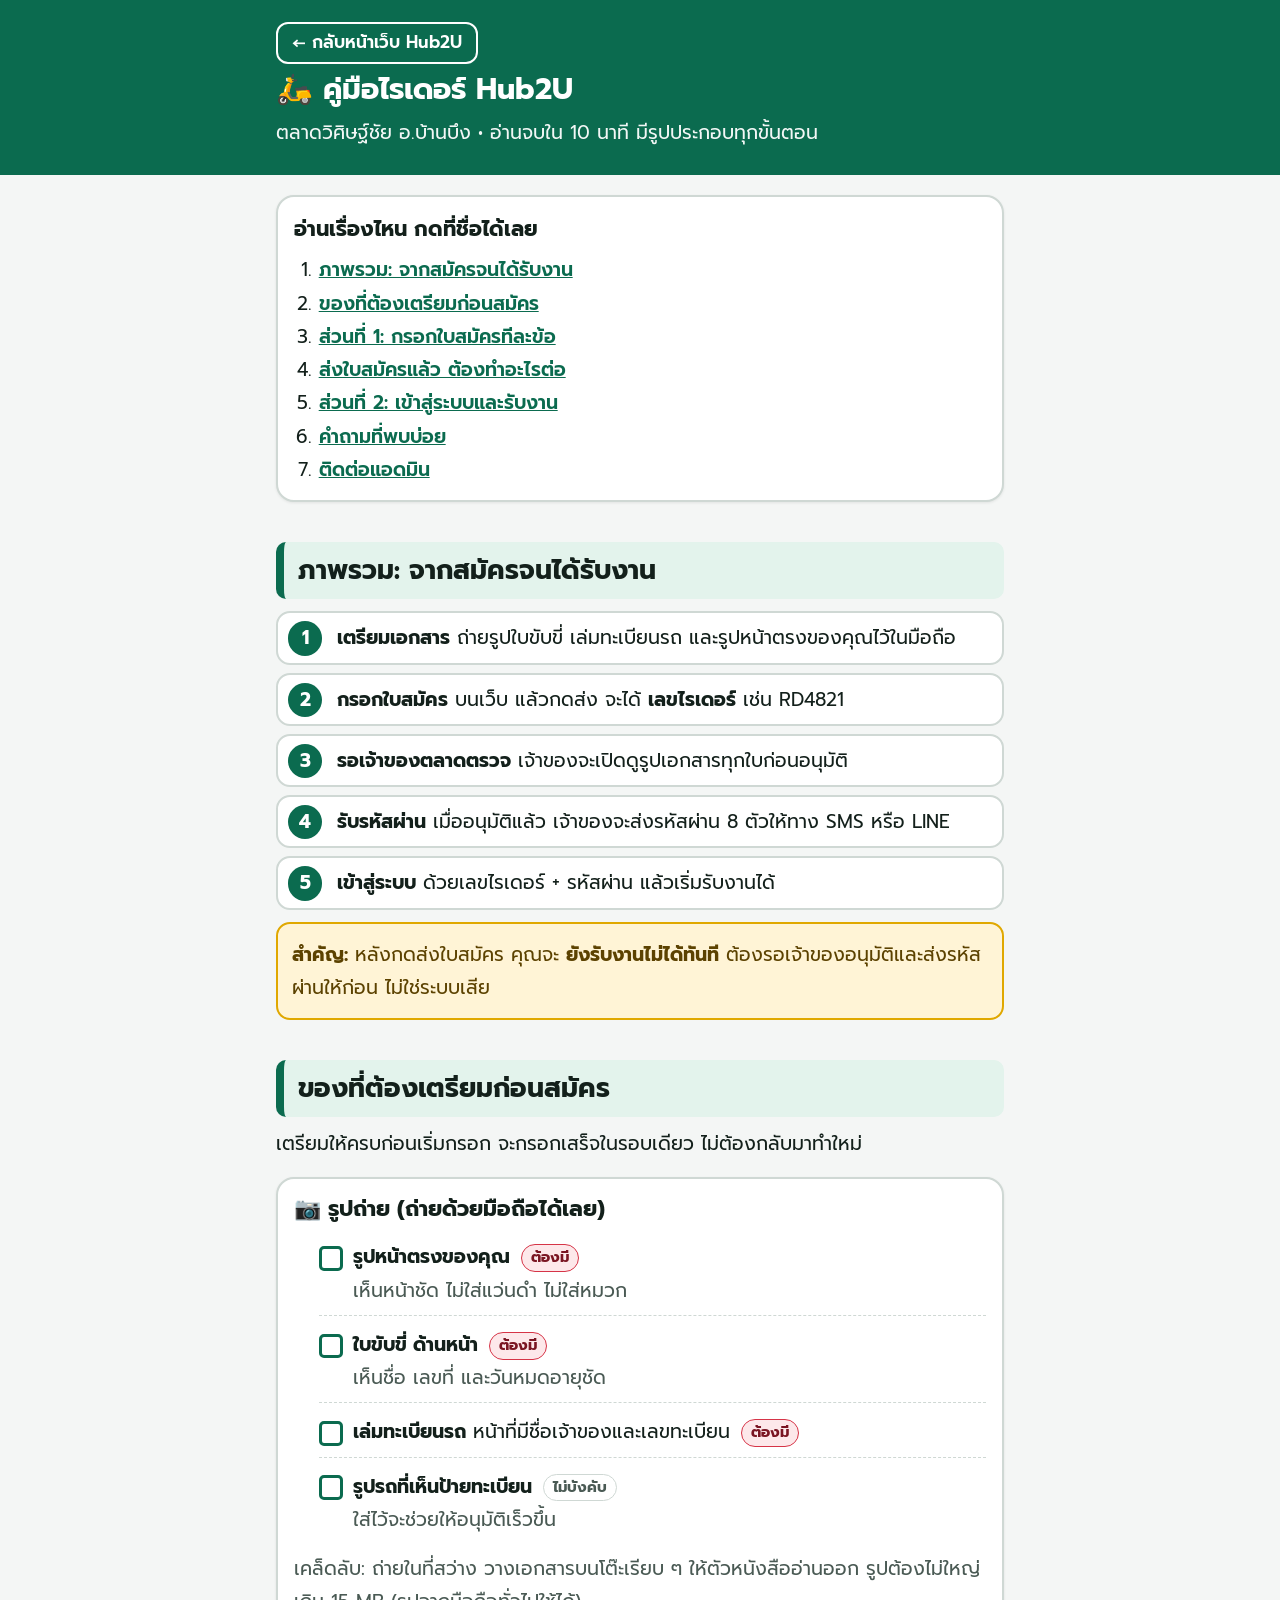
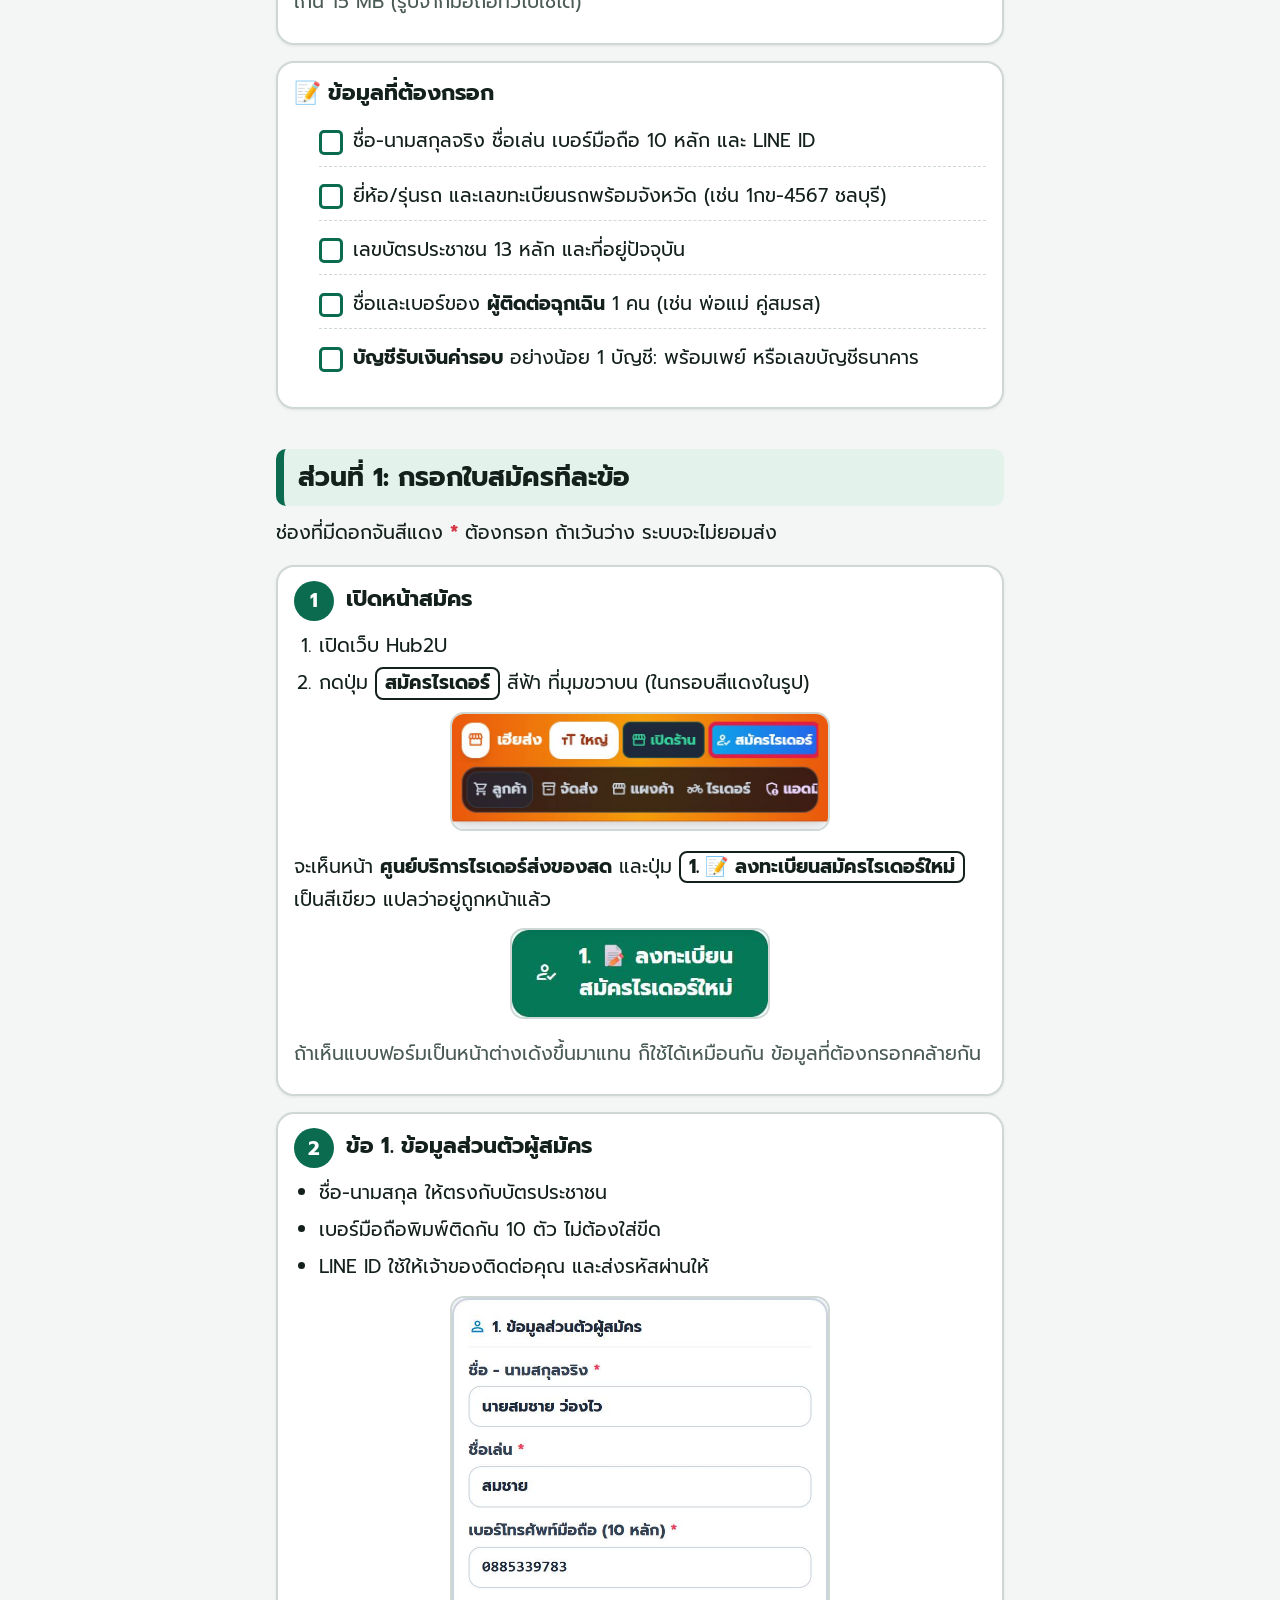
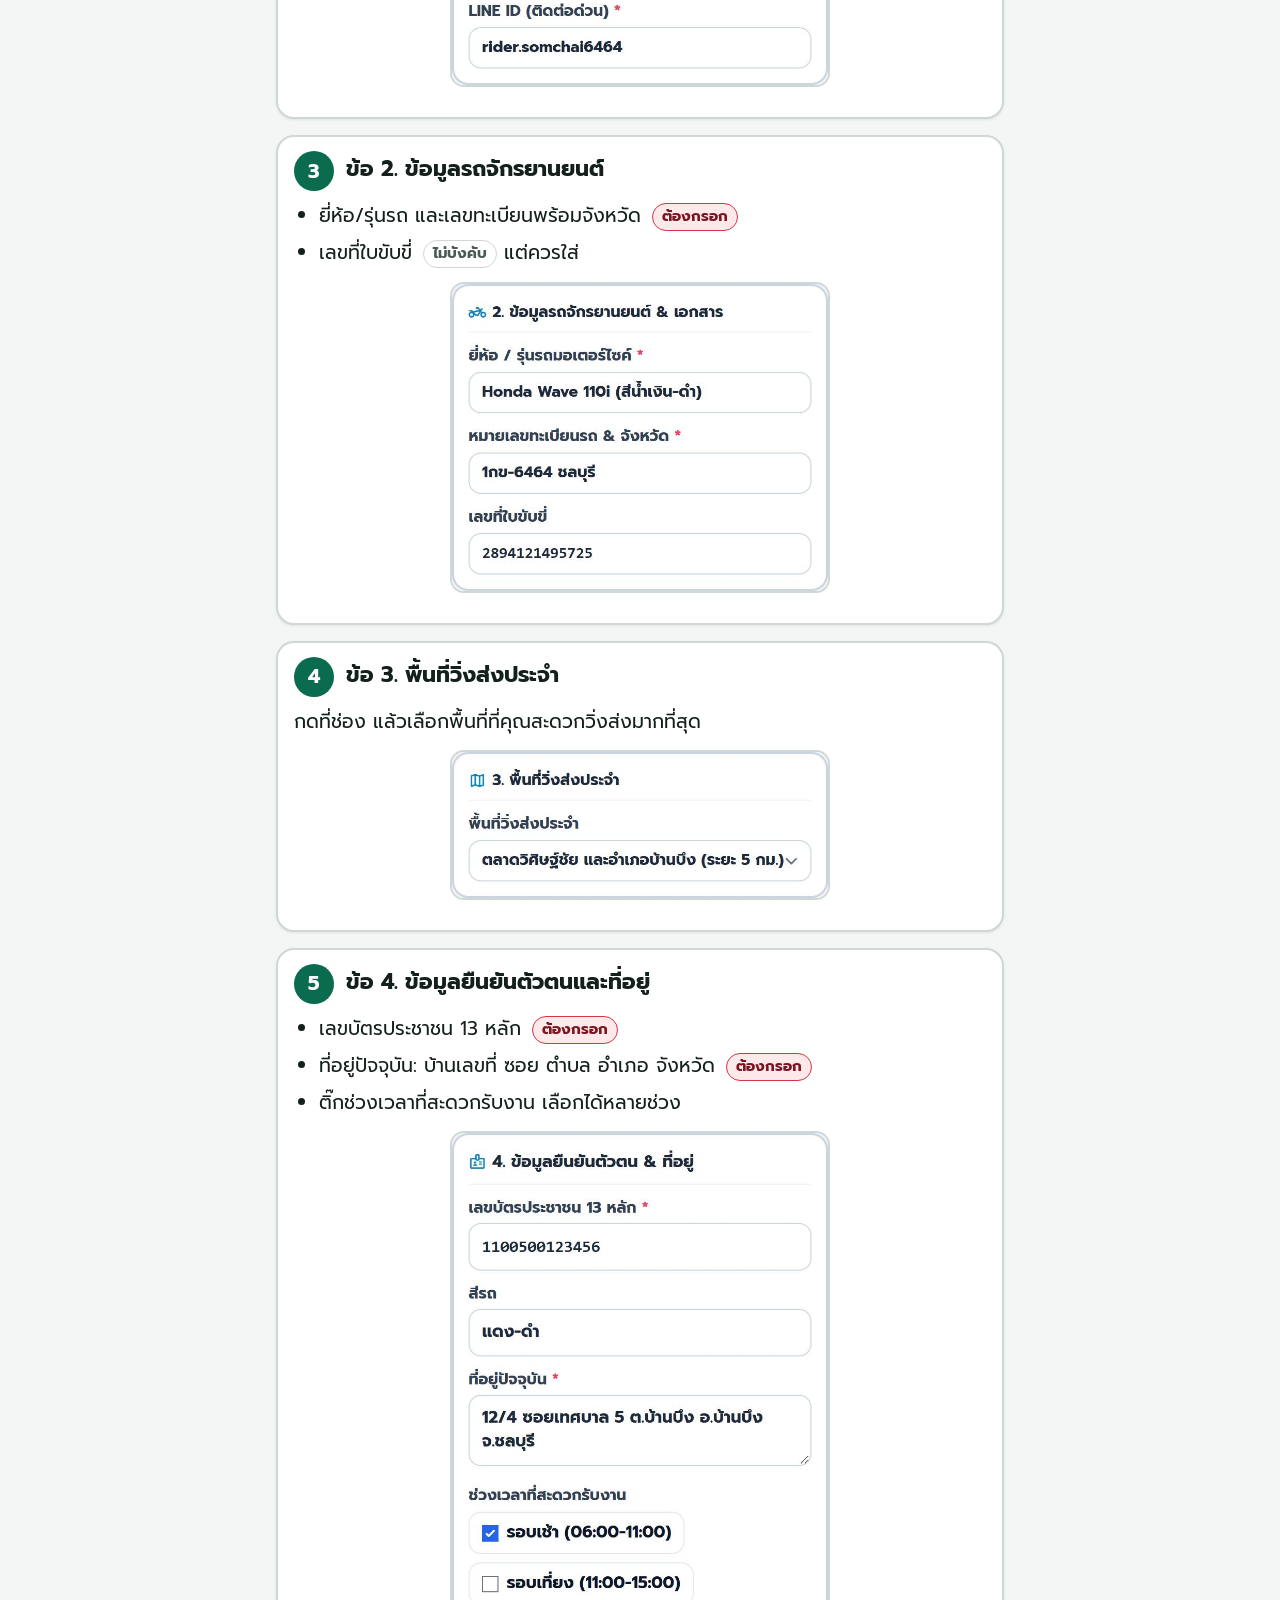
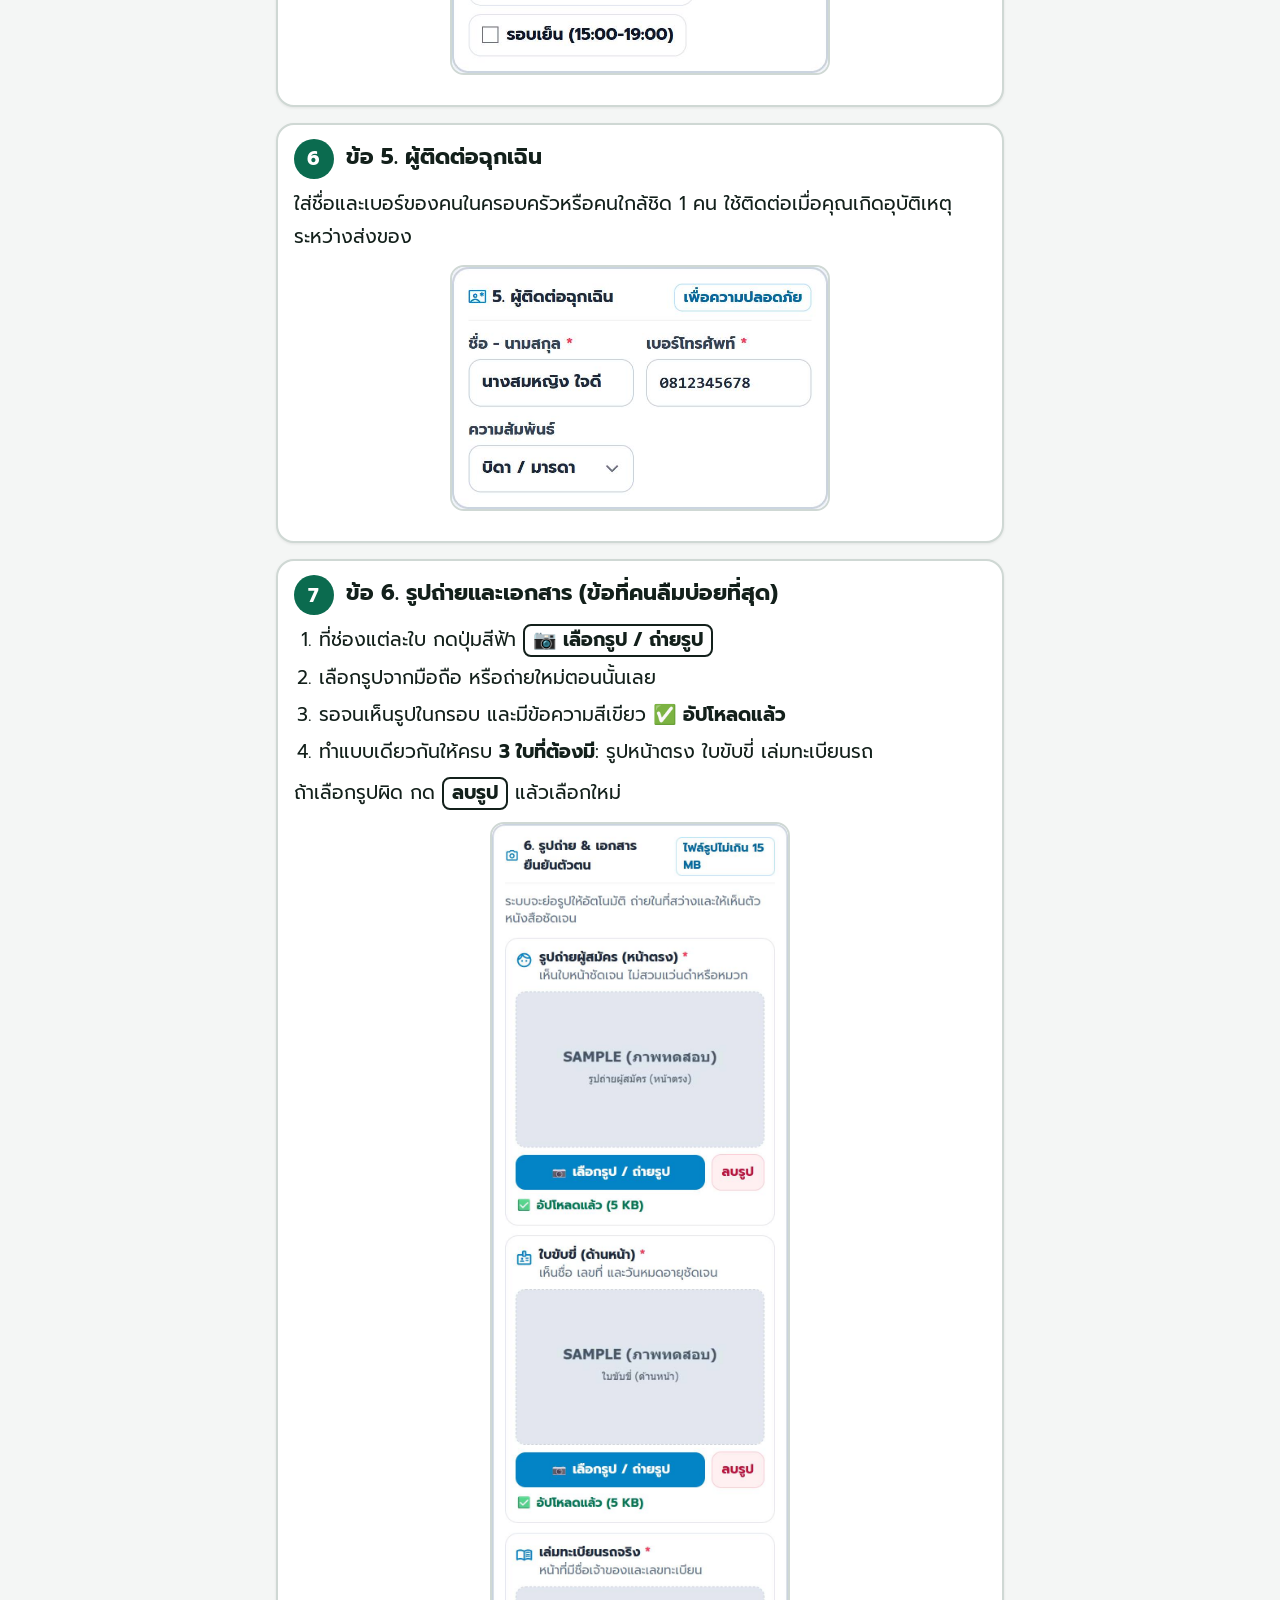
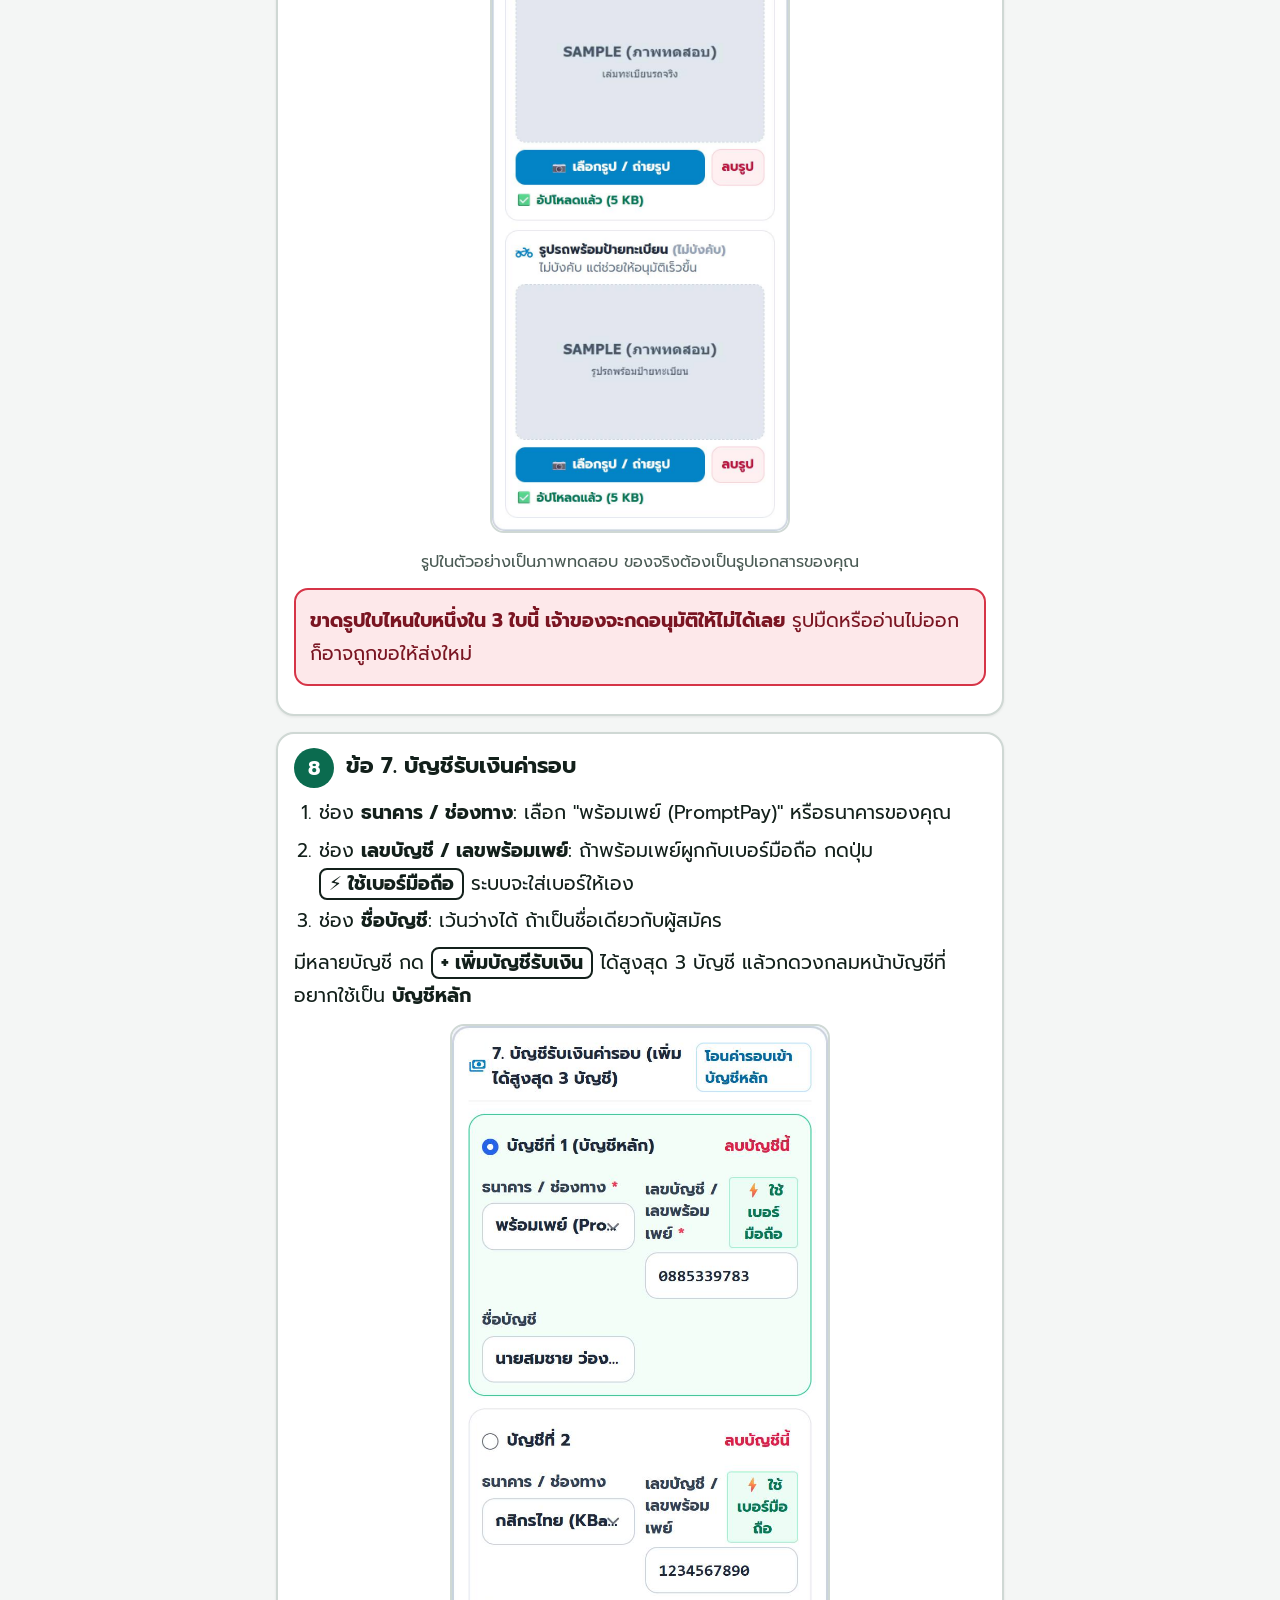
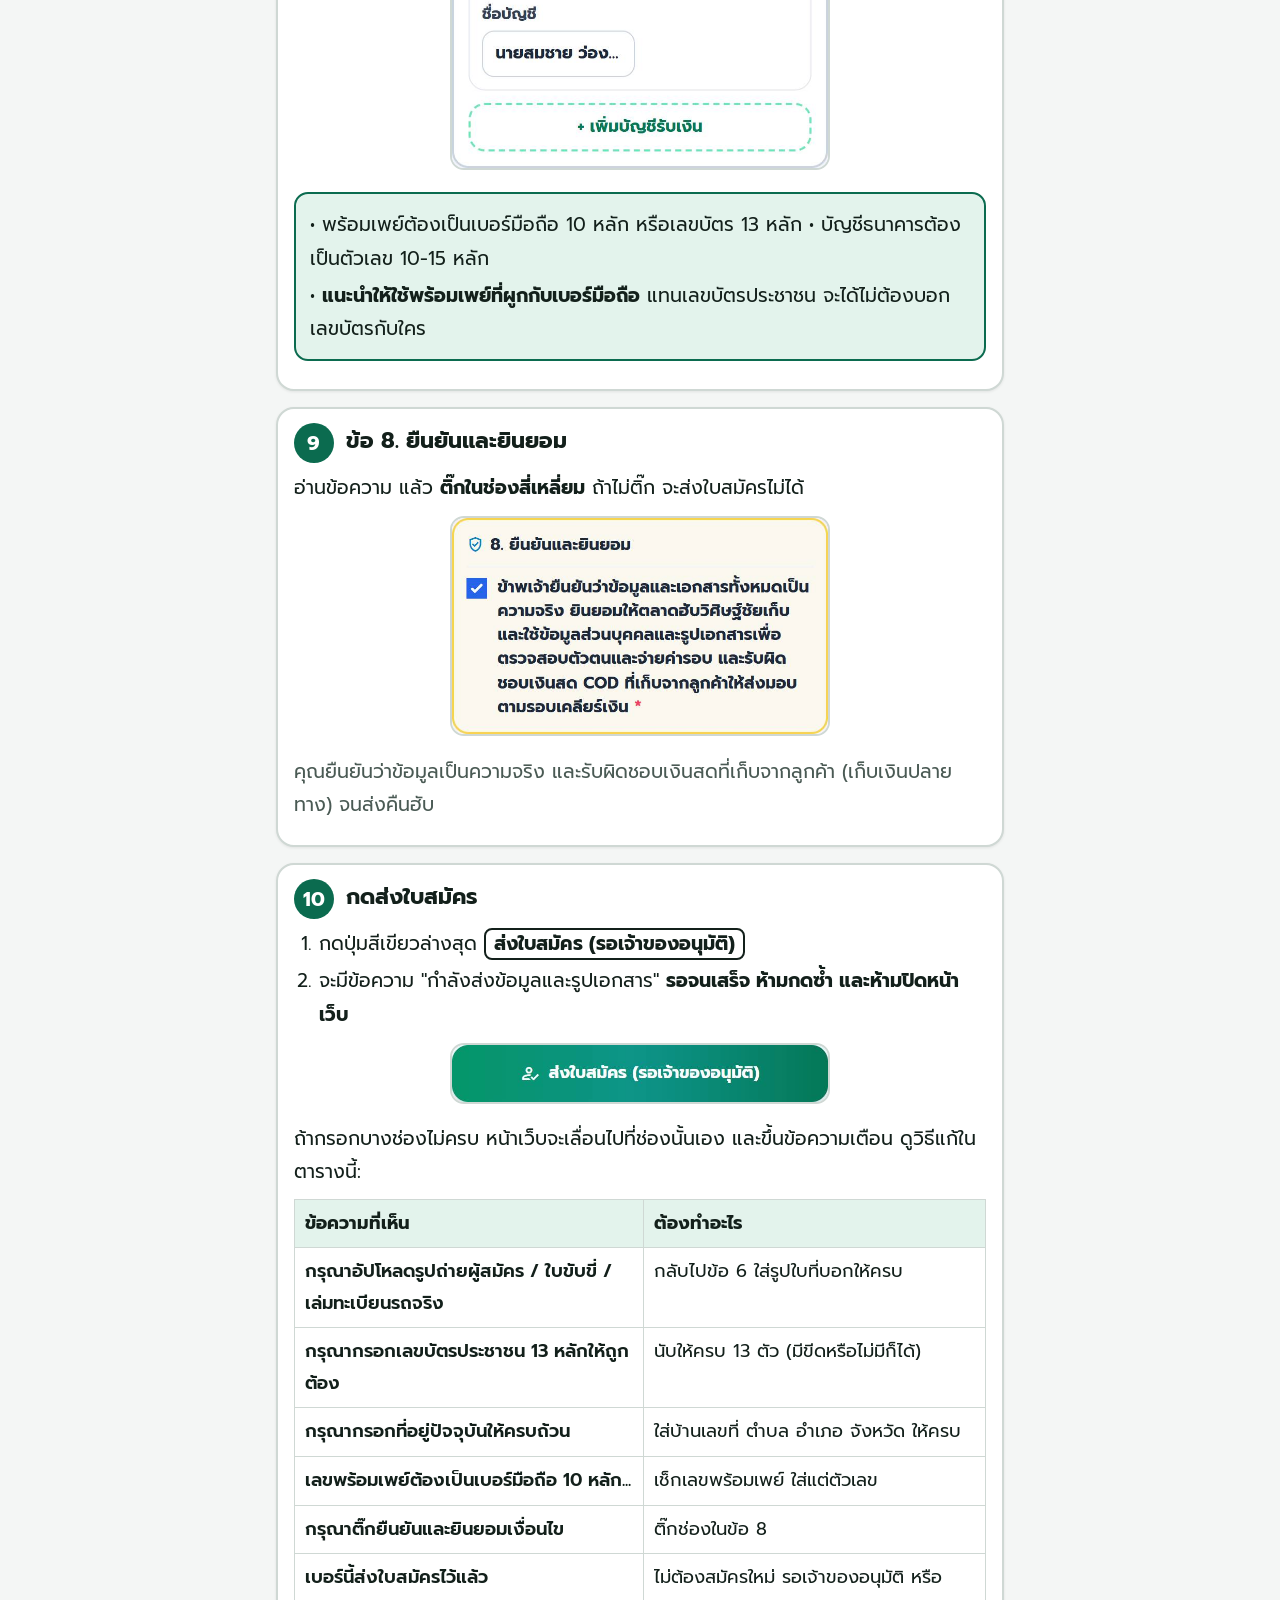
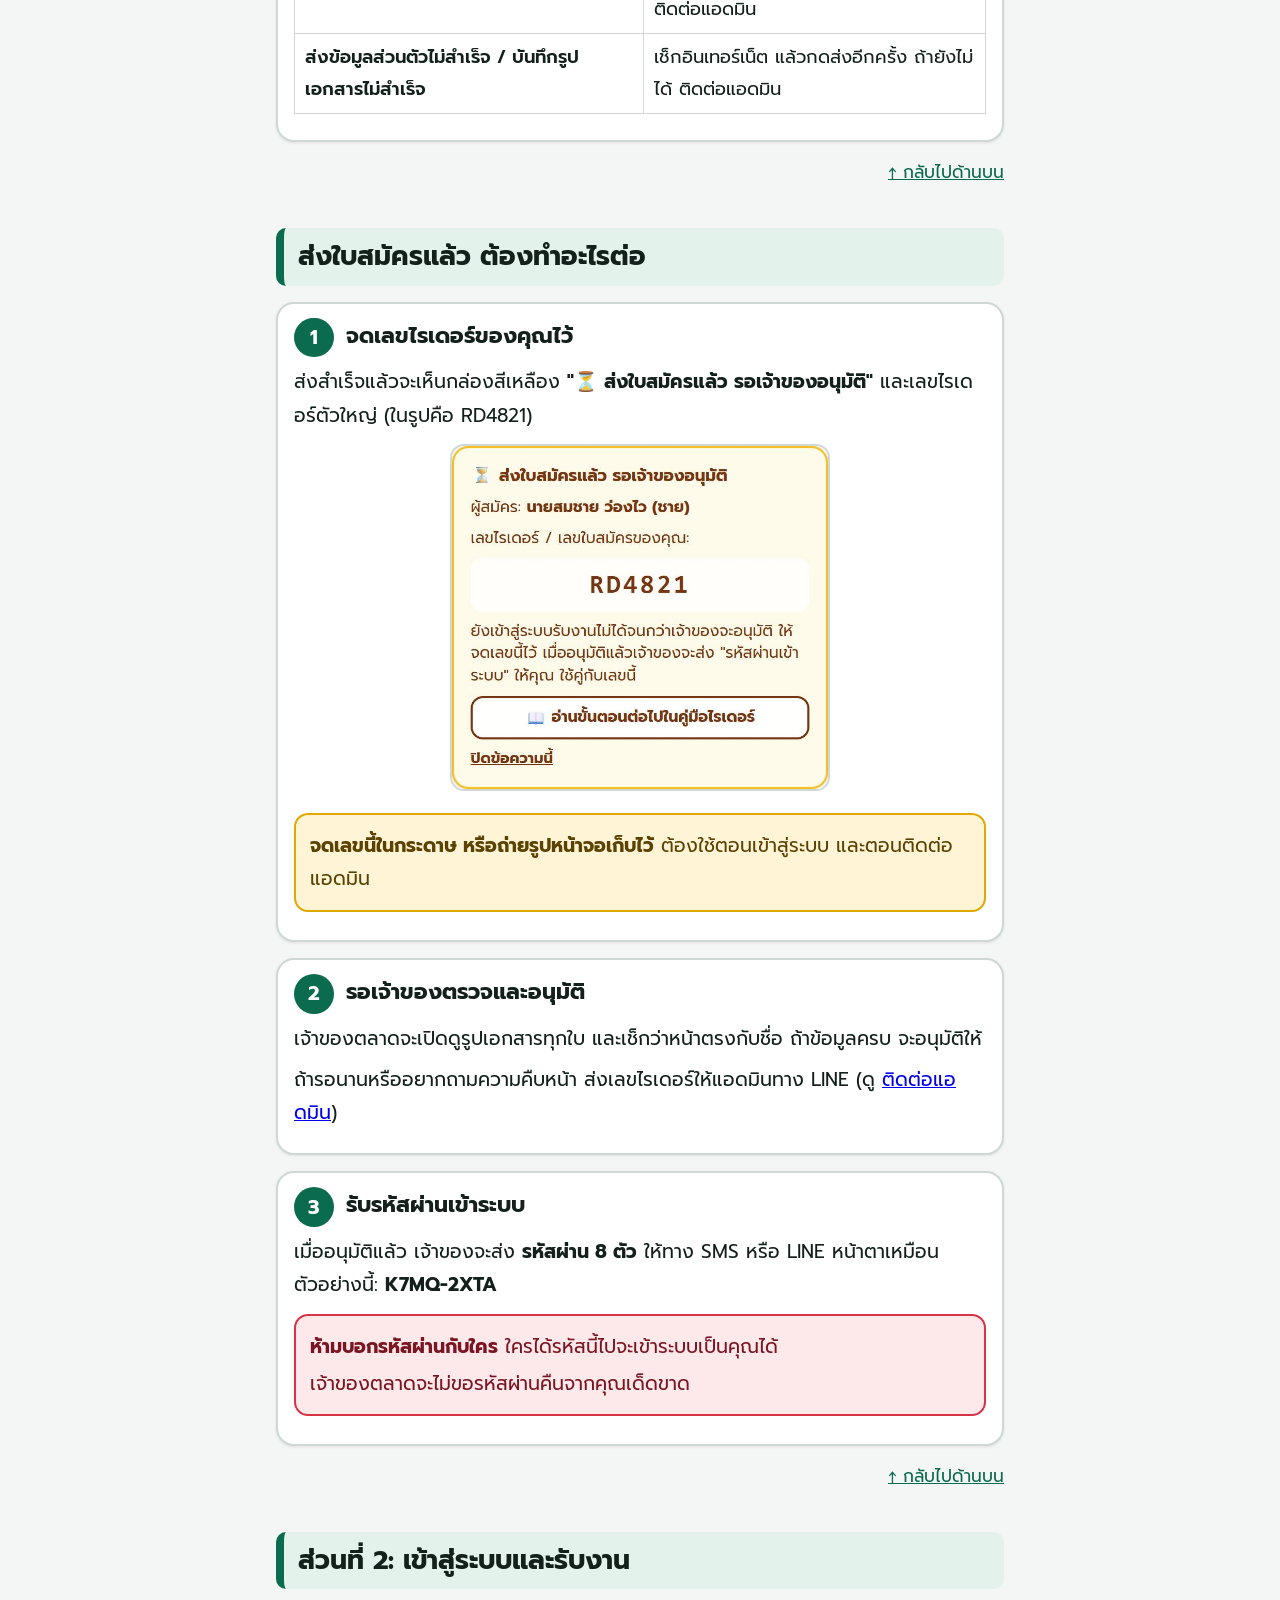
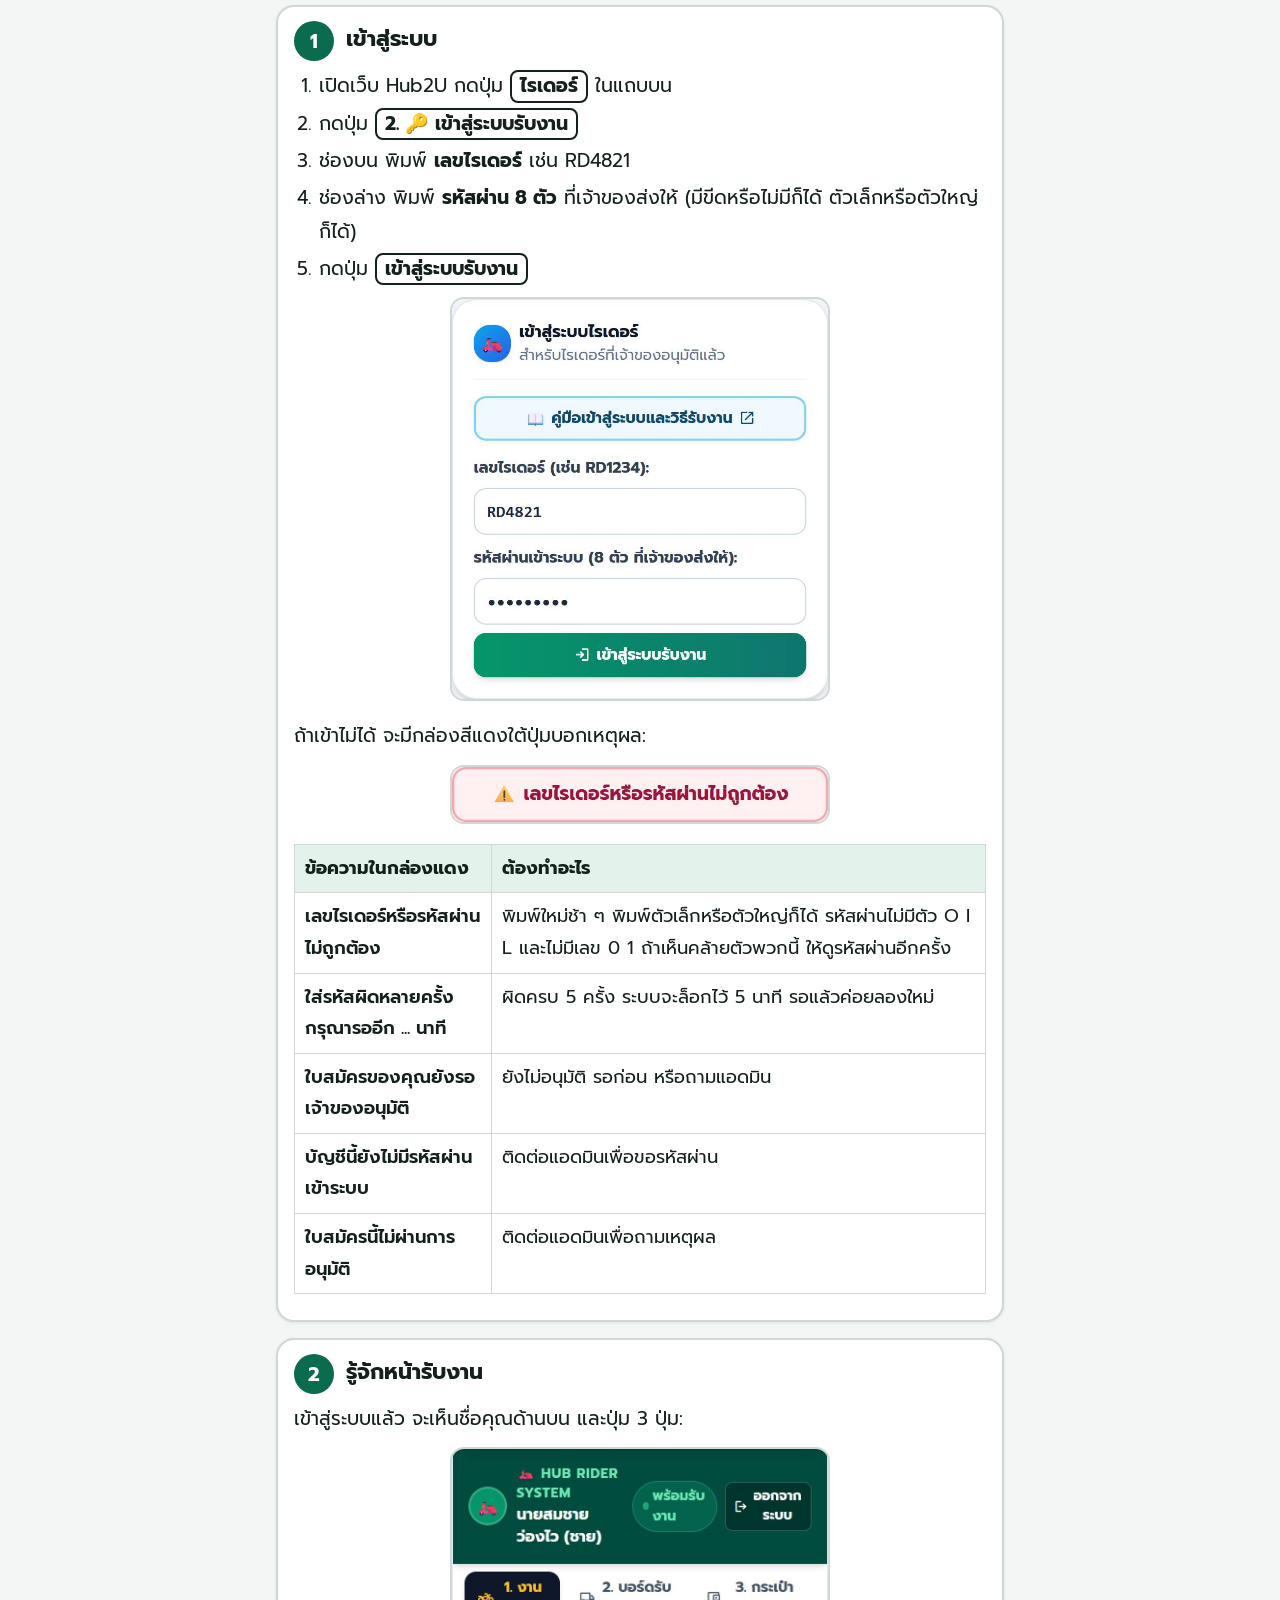
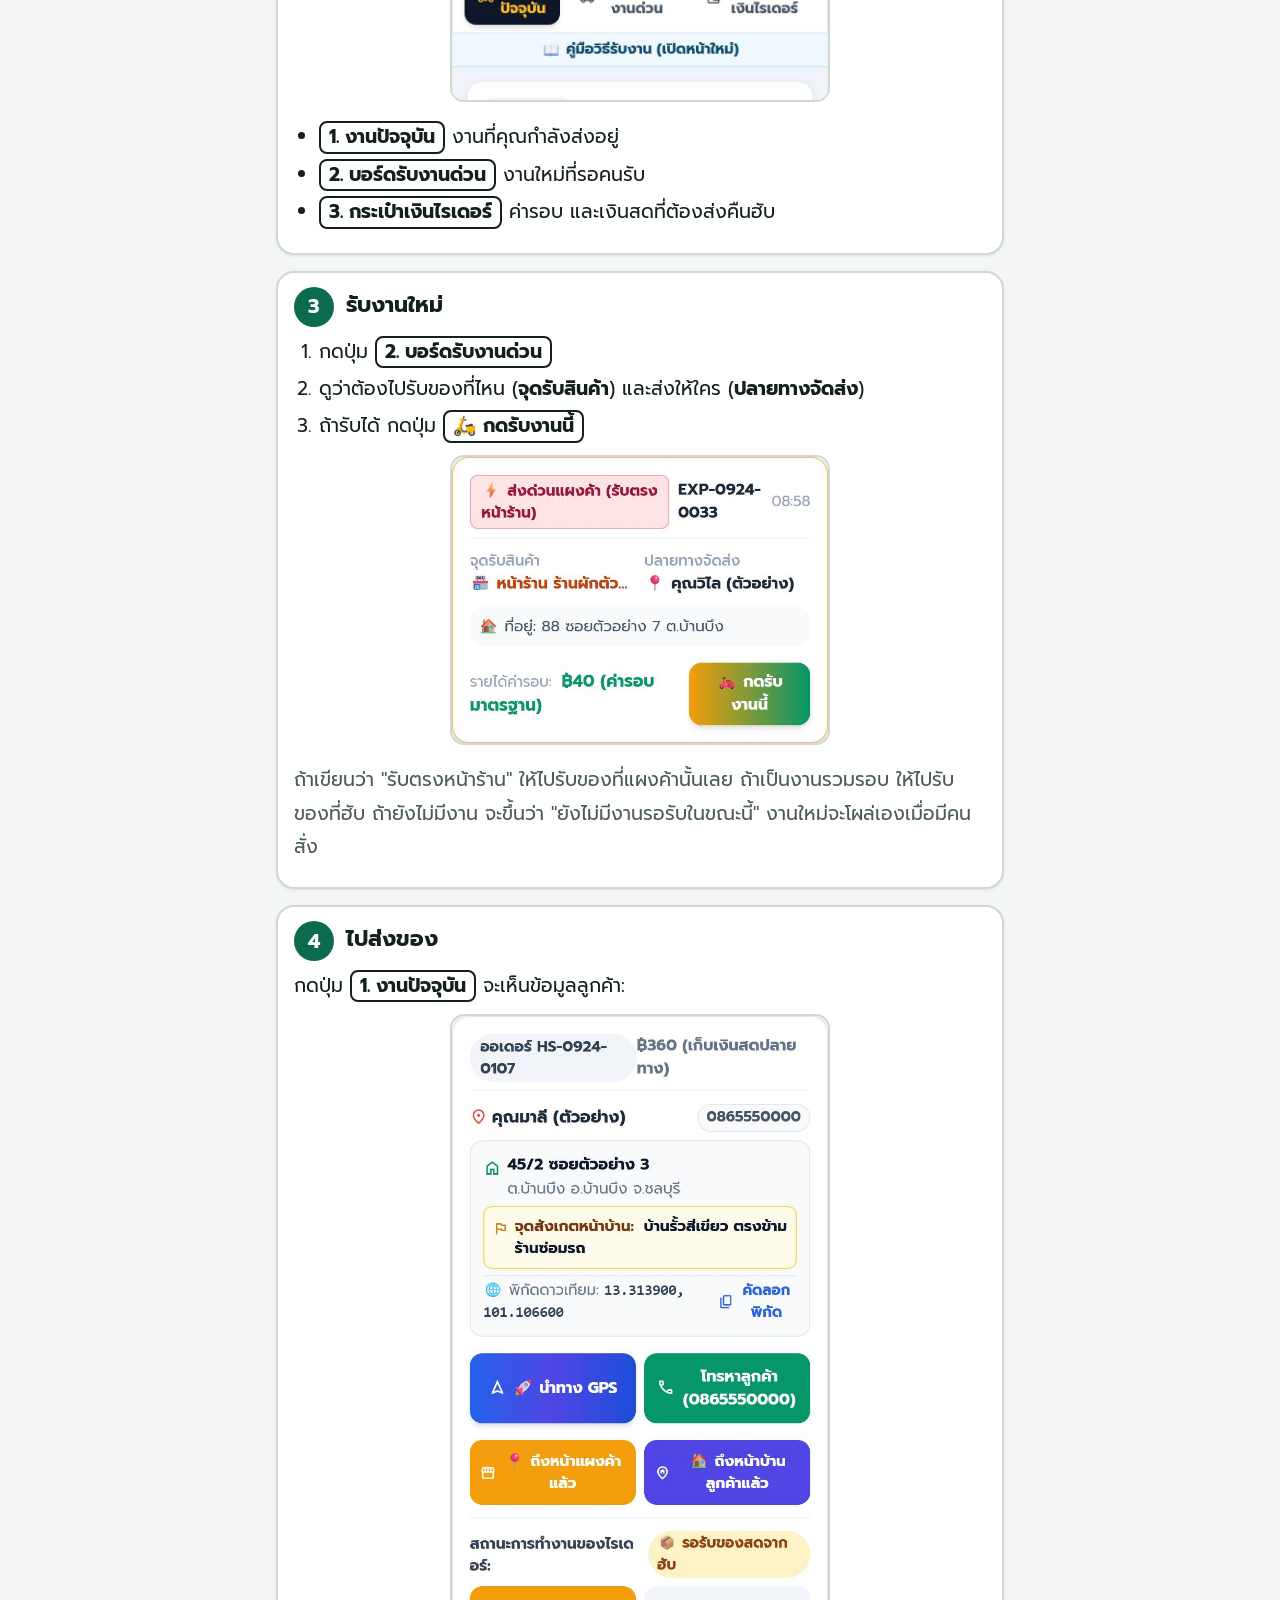
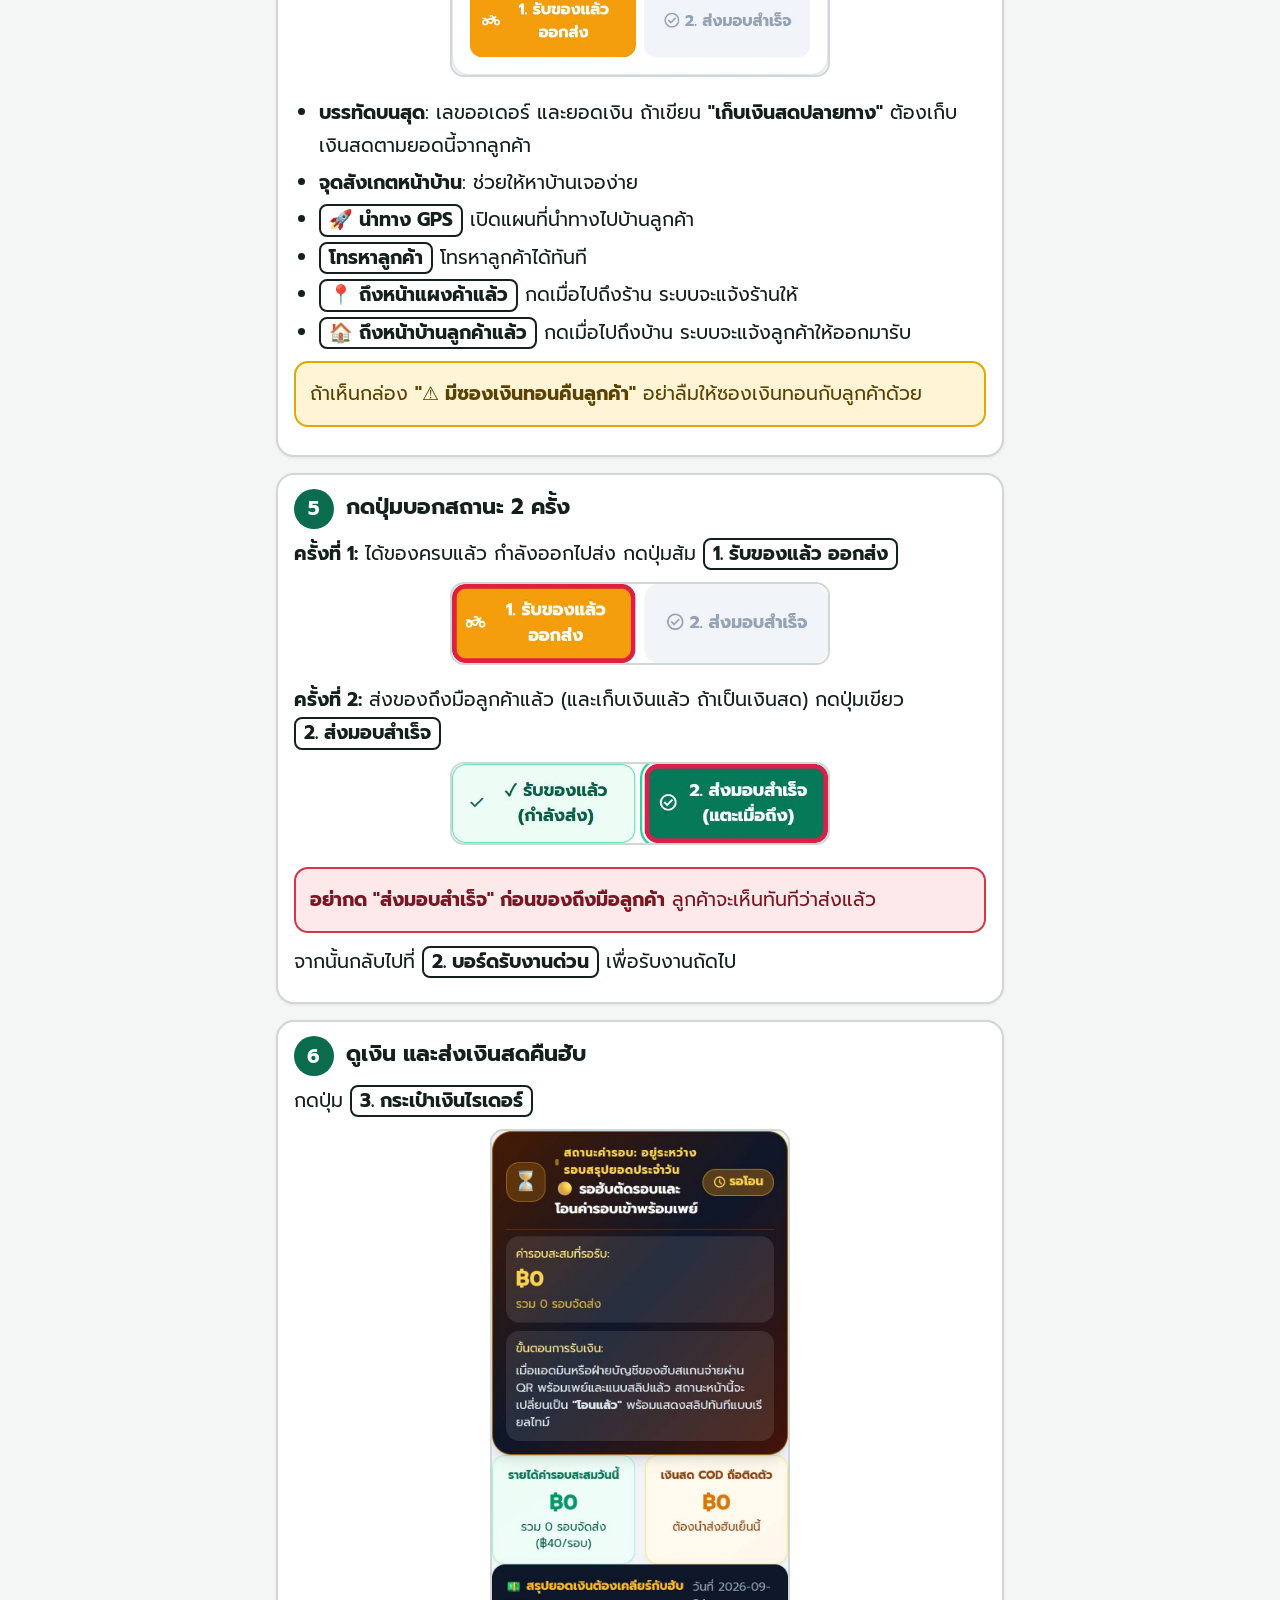
<file: guide-rider.html>
<!DOCTYPE html>
<html lang="th">
<head>
    <meta charset="UTF-8">
    <meta name="viewport" content="width=device-width, initial-scale=1.0">
    <title>คู่มือไรเดอร์ Hub2U</title>
    <meta name="description" content="คู่มือสมัครเป็นไรเดอร์และวิธีใช้งานหน้ารับงาน ตลาดวิศิษฐ์ชัย บ้านบึง (Hub2U)">
    <meta name="theme-color" content="#0b6b4f">
    <link rel="preconnect" href="https://fonts.googleapis.com">
    <link rel="preconnect" href="https://fonts.gstatic.com" crossorigin>
    <link href="https://fonts.googleapis.com/css2?family=Prompt:wght@400;600;700&display=swap" rel="stylesheet">
    <link rel="stylesheet" href="guide.css?v=1">
</head>
<body>
    <!-- คู่มือนี้เป็นหน้าเอกสารล้วน ไม่มี JavaScript และไม่เชื่อมฐานข้อมูล
         รูปทั้งหมดถ่ายจากสำเนาทดสอบด้วยข้อมูลตัวอย่าง (ชื่อ/เบอร์/ที่อยู่ปลอม)
         แก้ฟอร์มสมัครหรือหน้ารับงานเมื่อไร ต้องแก้คู่มือนี้ด้วย (ตัวทดสอบ firebase-rules/tests/guide-rider.test.js ตรวจชื่อปุ่ม) -->
    <header class="top">
        <div class="wrap">
            <a class="back" href="./">← กลับหน้าเว็บ Hub2U</a>
            <h1>🛵 คู่มือไรเดอร์ Hub2U</h1>
            <p>ตลาดวิศิษฐ์ชัย อ.บ้านบึง • อ่านจบใน 10 นาที มีรูปประกอบทุกขั้นตอน</p>
        </div>
    </header>

    <main class="wrap">
        <nav class="toc" aria-label="สารบัญ">
            <h2>อ่านเรื่องไหน กดที่ชื่อได้เลย</h2>
            <ol>
                <li><a href="#overview">ภาพรวม: จากสมัครจนได้รับงาน</a></li>
                <li><a href="#prepare">ของที่ต้องเตรียมก่อนสมัคร</a></li>
                <li><a href="#part1">ส่วนที่ 1: กรอกใบสมัครทีละข้อ</a></li>
                <li><a href="#after">ส่งใบสมัครแล้ว ต้องทำอะไรต่อ</a></li>
                <li><a href="#part2">ส่วนที่ 2: เข้าสู่ระบบและรับงาน</a></li>
                <li><a href="#faq">คำถามที่พบบ่อย</a></li>
                <li><a href="#contact">ติดต่อแอดมิน</a></li>
            </ol>
        </nav>

        <!-- ================= ภาพรวม ================= -->
        <h2 class="part" id="overview">ภาพรวม: จากสมัครจนได้รับงาน</h2>
        <ol class="flow">
            <li><strong>เตรียมเอกสาร</strong> ถ่ายรูปใบขับขี่ เล่มทะเบียนรถ และรูปหน้าตรงของคุณไว้ในมือถือ</li>
            <li><strong>กรอกใบสมัคร</strong> บนเว็บ แล้วกดส่ง จะได้ <strong>เลขไรเดอร์</strong> เช่น RD4821</li>
            <li><strong>รอเจ้าของตลาดตรวจ</strong> เจ้าของจะเปิดดูรูปเอกสารทุกใบก่อนอนุมัติ</li>
            <li><strong>รับรหัสผ่าน</strong> เมื่ออนุมัติแล้ว เจ้าของจะส่งรหัสผ่าน 8 ตัวให้ทาง SMS หรือ LINE</li>
            <li><strong>เข้าสู่ระบบ</strong> ด้วยเลขไรเดอร์ + รหัสผ่าน แล้วเริ่มรับงานได้</li>
        </ol>
        <div class="warn">
            <p><strong>สำคัญ:</strong> หลังกดส่งใบสมัคร คุณจะ <strong>ยังรับงานไม่ได้ทันที</strong> ต้องรอเจ้าของอนุมัติและส่งรหัสผ่านให้ก่อน ไม่ใช่ระบบเสีย</p>
        </div>

        <!-- ================= เตรียมของ ================= -->
        <h2 class="part" id="prepare">ของที่ต้องเตรียมก่อนสมัคร</h2>
        <p>เตรียมให้ครบก่อนเริ่มกรอก จะกรอกเสร็จในรอบเดียว ไม่ต้องกลับมาทำใหม่</p>
        <div class="step">
            <h3 style="margin-top:0">📷 รูปถ่าย (ถ่ายด้วยมือถือได้เลย)</h3>
            <ul class="check">
                <li><span class="box"></span><span><strong>รูปหน้าตรงของคุณ</strong> <span class="tag req">ต้องมี</span><br><span class="muted">เห็นหน้าชัด ไม่ใส่แว่นดำ ไม่ใส่หมวก</span></span></li>
                <li><span class="box"></span><span><strong>ใบขับขี่ ด้านหน้า</strong> <span class="tag req">ต้องมี</span><br><span class="muted">เห็นชื่อ เลขที่ และวันหมดอายุชัด</span></span></li>
                <li><span class="box"></span><span><strong>เล่มทะเบียนรถ</strong> หน้าที่มีชื่อเจ้าของและเลขทะเบียน <span class="tag req">ต้องมี</span></span></li>
                <li><span class="box"></span><span><strong>รูปรถที่เห็นป้ายทะเบียน</strong> <span class="tag opt">ไม่บังคับ</span><br><span class="muted">ใส่ไว้จะช่วยให้อนุมัติเร็วขึ้น</span></span></li>
            </ul>
            <p class="muted">เคล็ดลับ: ถ่ายในที่สว่าง วางเอกสารบนโต๊ะเรียบ ๆ ให้ตัวหนังสืออ่านออก รูปต้องไม่ใหญ่เกิน 15 MB (รูปจากมือถือทั่วไปใช้ได้)</p>
        </div>
        <div class="step">
            <h3 style="margin-top:0">📝 ข้อมูลที่ต้องกรอก</h3>
            <ul class="check">
                <li><span class="box"></span><span>ชื่อ-นามสกุลจริง ชื่อเล่น เบอร์มือถือ 10 หลัก และ LINE ID</span></li>
                <li><span class="box"></span><span>ยี่ห้อ/รุ่นรถ และเลขทะเบียนรถพร้อมจังหวัด (เช่น 1กข-4567 ชลบุรี)</span></li>
                <li><span class="box"></span><span>เลขบัตรประชาชน 13 หลัก และที่อยู่ปัจจุบัน</span></li>
                <li><span class="box"></span><span>ชื่อและเบอร์ของ <strong>ผู้ติดต่อฉุกเฉิน</strong> 1 คน (เช่น พ่อแม่ คู่สมรส)</span></li>
                <li><span class="box"></span><span><strong>บัญชีรับเงินค่ารอบ</strong> อย่างน้อย 1 บัญชี: พร้อมเพย์ หรือเลขบัญชีธนาคาร</span></li>
            </ul>
        </div>

        <!-- ================= ส่วนที่ 1 ================= -->
        <h2 class="part" id="part1">ส่วนที่ 1: กรอกใบสมัครทีละข้อ</h2>
        <p>ช่องที่มีดอกจันสีแดง <strong style="color:#d63447">*</strong> ต้องกรอก ถ้าเว้นว่าง ระบบจะไม่ยอมส่ง</p>

        <div class="step">
            <div class="step-head"><span class="num">1</span><h3>เปิดหน้าสมัคร</h3></div>
            <ol>
                <li>เปิดเว็บ Hub2U</li>
                <li>กดปุ่ม <span class="btn-name">สมัครไรเดอร์</span> สีฟ้า ที่มุมขวาบน (ในกรอบสีแดงในรูป)</li>
            </ol>
            <figure><img src="images/guide/rider/r01-header-button.jpg" width="780" height="240" loading="lazy" alt="แถบบนสุดของเว็บ ปุ่มสมัครไรเดอร์อยู่ขวาสุด"></figure>
            <p>จะเห็นหน้า <strong>ศูนย์บริการไรเดอร์ส่งของสด</strong> และปุ่ม <span class="btn-name">1. 📝 ลงทะเบียนสมัครไรเดอร์ใหม่</span> เป็นสีเขียว แปลว่าอยู่ถูกหน้าแล้ว</p>
            <figure class="small"><img src="images/guide/rider/r02-tabs.jpg" width="356" height="120" loading="lazy" alt="ปุ่มลงทะเบียนสมัครไรเดอร์ใหม่ เป็นสีเขียว"></figure>
            <p class="muted">ถ้าเห็นแบบฟอร์มเป็นหน้าต่างเด้งขึ้นมาแทน ก็ใช้ได้เหมือนกัน ข้อมูลที่ต้องกรอกคล้ายกัน</p>
        </div>

        <div class="step">
            <div class="step-head"><span class="num">2</span><h3>ข้อ 1. ข้อมูลส่วนตัวผู้สมัคร</h3></div>
            <ul>
                <li>ชื่อ-นามสกุล ให้ตรงกับบัตรประชาชน</li>
                <li>เบอร์มือถือพิมพ์ติดกัน 10 ตัว ไม่ต้องใส่ขีด</li>
                <li>LINE ID ใช้ให้เจ้าของติดต่อคุณ และส่งรหัสผ่านให้</li>
            </ul>
            <figure><img src="images/guide/rider/r03-sec1-personal.jpg" width="728" height="748" loading="lazy" alt="ตัวอย่างข้อ 1 ที่กรอกครบ"></figure>
        </div>

        <div class="step">
            <div class="step-head"><span class="num">3</span><h3>ข้อ 2. ข้อมูลรถจักรยานยนต์</h3></div>
            <ul>
                <li>ยี่ห้อ/รุ่นรถ และเลขทะเบียนพร้อมจังหวัด <span class="tag req">ต้องกรอก</span></li>
                <li>เลขที่ใบขับขี่ <span class="tag opt">ไม่บังคับ</span> แต่ควรใส่</li>
            </ul>
            <figure><img src="images/guide/rider/r04-sec2-vehicle.jpg" width="728" height="594" loading="lazy" alt="ตัวอย่างข้อ 2 ข้อมูลรถ"></figure>
        </div>

        <div class="step">
            <div class="step-head"><span class="num">4</span><h3>ข้อ 3. พื้นที่วิ่งส่งประจำ</h3></div>
            <p>กดที่ช่อง แล้วเลือกพื้นที่ที่คุณสะดวกวิ่งส่งมากที่สุด</p>
            <figure><img src="images/guide/rider/r05-sec3-zone.jpg" width="728" height="284" loading="lazy" alt="ช่องเลือกพื้นที่วิ่งส่ง"></figure>
        </div>

        <div class="step">
            <div class="step-head"><span class="num">5</span><h3>ข้อ 4. ข้อมูลยืนยันตัวตนและที่อยู่</h3></div>
            <ul>
                <li>เลขบัตรประชาชน 13 หลัก <span class="tag req">ต้องกรอก</span></li>
                <li>ที่อยู่ปัจจุบัน: บ้านเลขที่ ซอย ตำบล อำเภอ จังหวัด <span class="tag req">ต้องกรอก</span></li>
                <li>ติ๊กช่วงเวลาที่สะดวกรับงาน เลือกได้หลายช่วง</li>
            </ul>
            <figure><img src="images/guide/rider/r06-sec4-identity.jpg" width="728" height="1042" loading="lazy" alt="ตัวอย่างข้อ 4 เลขบัตร ที่อยู่ และช่วงเวลา"></figure>
        </div>

        <div class="step">
            <div class="step-head"><span class="num">6</span><h3>ข้อ 5. ผู้ติดต่อฉุกเฉิน</h3></div>
            <p>ใส่ชื่อและเบอร์ของคนในครอบครัวหรือคนใกล้ชิด 1 คน ใช้ติดต่อเมื่อคุณเกิดอุบัติเหตุระหว่างส่งของ</p>
            <figure><img src="images/guide/rider/r07-sec5-emergency.jpg" width="728" height="468" loading="lazy" alt="ตัวอย่างข้อ 5 ผู้ติดต่อฉุกเฉิน"></figure>
        </div>

        <div class="step">
            <div class="step-head"><span class="num">7</span><h3>ข้อ 6. รูปถ่ายและเอกสาร (ข้อที่คนลืมบ่อยที่สุด)</h3></div>
            <ol>
                <li>ที่ช่องแต่ละใบ กดปุ่มสีฟ้า <span class="btn-name">📷 เลือกรูป / ถ่ายรูป</span></li>
                <li>เลือกรูปจากมือถือ หรือถ่ายใหม่ตอนนั้นเลย</li>
                <li>รอจนเห็นรูปในกรอบ และมีข้อความสีเขียว <strong>✅ อัปโหลดแล้ว</strong></li>
                <li>ทำแบบเดียวกันให้ครบ <strong>3 ใบที่ต้องมี</strong>: รูปหน้าตรง ใบขับขี่ เล่มทะเบียนรถ</li>
            </ol>
            <p>ถ้าเลือกรูปผิด กด <span class="btn-name">ลบรูป</span> แล้วเลือกใหม่</p>
            <figure class="narrow"><img src="images/guide/rider/r08-sec6-documents.jpg" width="728" height="3216" loading="lazy" alt="ช่องอัปโหลดรูป 4 ช่อง ทุกช่องขึ้นว่าอัปโหลดแล้ว"><figcaption>รูปในตัวอย่างเป็นภาพทดสอบ ของจริงต้องเป็นรูปเอกสารของคุณ</figcaption></figure>
            <div class="bad"><p><strong>ขาดรูปใบไหนใบหนึ่งใน 3 ใบนี้ เจ้าของจะกดอนุมัติให้ไม่ได้เลย</strong> รูปมืดหรืออ่านไม่ออก ก็อาจถูกขอให้ส่งใหม่</p></div>
        </div>

        <div class="step">
            <div class="step-head"><span class="num">8</span><h3>ข้อ 7. บัญชีรับเงินค่ารอบ</h3></div>
            <ol>
                <li>ช่อง <strong>ธนาคาร / ช่องทาง</strong>: เลือก "พร้อมเพย์ (PromptPay)" หรือธนาคารของคุณ</li>
                <li>ช่อง <strong>เลขบัญชี / เลขพร้อมเพย์</strong>: ถ้าพร้อมเพย์ผูกกับเบอร์มือถือ กดปุ่ม <span class="btn-name">⚡ ใช้เบอร์มือถือ</span> ระบบจะใส่เบอร์ให้เอง</li>
                <li>ช่อง <strong>ชื่อบัญชี</strong>: เว้นว่างได้ ถ้าเป็นชื่อเดียวกับผู้สมัคร</li>
            </ol>
            <p>มีหลายบัญชี กด <span class="btn-name">+ เพิ่มบัญชีรับเงิน</span> ได้สูงสุด 3 บัญชี แล้วกดวงกลมหน้าบัญชีที่อยากใช้เป็น <strong>บัญชีหลัก</strong></p>
            <figure><img src="images/guide/rider/r09-sec7-bank.jpg" width="728" height="1438" loading="lazy" alt="ตัวอย่างบัญชีรับเงิน 2 บัญชี"></figure>
            <div class="note">
                <p>• พร้อมเพย์ต้องเป็นเบอร์มือถือ 10 หลัก หรือเลขบัตร 13 หลัก • บัญชีธนาคารต้องเป็นตัวเลข 10-15 หลัก</p>
                <p>• <strong>แนะนำให้ใช้พร้อมเพย์ที่ผูกกับเบอร์มือถือ</strong> แทนเลขบัตรประชาชน จะได้ไม่ต้องบอกเลขบัตรกับใคร</p>
            </div>
        </div>

        <div class="step">
            <div class="step-head"><span class="num">9</span><h3>ข้อ 8. ยืนยันและยินยอม</h3></div>
            <p>อ่านข้อความ แล้ว <strong>ติ๊กในช่องสี่เหลี่ยม</strong> ถ้าไม่ติ๊ก จะส่งใบสมัครไม่ได้</p>
            <figure><img src="images/guide/rider/r10-sec8-consent.jpg" width="728" height="418" loading="lazy" alt="ช่องติ๊กยืนยันและยินยอม"></figure>
            <p class="muted">คุณยืนยันว่าข้อมูลเป็นความจริง และรับผิดชอบเงินสดที่เก็บจากลูกค้า (เก็บเงินปลายทาง) จนส่งคืนฮับ</p>
        </div>

        <div class="step">
            <div class="step-head"><span class="num">10</span><h3>กดส่งใบสมัคร</h3></div>
            <ol>
                <li>กดปุ่มสีเขียวล่างสุด <span class="btn-name">ส่งใบสมัคร (รอเจ้าของอนุมัติ)</span></li>
                <li>จะมีข้อความ "กำลังส่งข้อมูลและรูปเอกสาร" <strong>รอจนเสร็จ ห้ามกดซ้ำ และห้ามปิดหน้าเว็บ</strong></li>
            </ol>
            <figure><img src="images/guide/rider/r11-submit.jpg" width="728" height="110" loading="lazy" alt="ปุ่มส่งใบสมัคร สีเขียว"></figure>
            <p>ถ้ากรอกบางช่องไม่ครบ หน้าเว็บจะเลื่อนไปที่ช่องนั้นเอง และขึ้นข้อความเตือน ดูวิธีแก้ในตารางนี้:</p>
            <table class="fix">
                <thead><tr><th>ข้อความที่เห็น</th><th>ต้องทำอะไร</th></tr></thead>
                <tbody>
                    <tr><td>กรุณาอัปโหลดรูปถ่ายผู้สมัคร / ใบขับขี่ / เล่มทะเบียนรถจริง</td><td>กลับไปข้อ 6 ใส่รูปใบที่บอกให้ครบ</td></tr>
                    <tr><td>กรุณากรอกเลขบัตรประชาชน 13 หลักให้ถูกต้อง</td><td>นับให้ครบ 13 ตัว (มีขีดหรือไม่มีก็ได้)</td></tr>
                    <tr><td>กรุณากรอกที่อยู่ปัจจุบันให้ครบถ้วน</td><td>ใส่บ้านเลขที่ ตำบล อำเภอ จังหวัด ให้ครบ</td></tr>
                    <tr><td>เลขพร้อมเพย์ต้องเป็นเบอร์มือถือ 10 หลัก...</td><td>เช็กเลขพร้อมเพย์ ใส่แต่ตัวเลข</td></tr>
                    <tr><td>กรุณาติ๊กยืนยันและยินยอมเงื่อนไข</td><td>ติ๊กช่องในข้อ 8</td></tr>
                    <tr><td>เบอร์นี้ส่งใบสมัครไว้แล้ว</td><td>ไม่ต้องสมัครใหม่ รอเจ้าของอนุมัติ หรือติดต่อแอดมิน</td></tr>
                    <tr><td>ส่งข้อมูลส่วนตัวไม่สำเร็จ / บันทึกรูปเอกสารไม่สำเร็จ</td><td>เช็กอินเทอร์เน็ต แล้วกดส่งอีกครั้ง ถ้ายังไม่ได้ ติดต่อแอดมิน</td></tr>
                </tbody>
            </table>
        </div>
        <p class="to-top"><a href="#overview">↑ กลับไปด้านบน</a></p>

        <!-- ================= หลังส่ง ================= -->
        <h2 class="part" id="after">ส่งใบสมัครแล้ว ต้องทำอะไรต่อ</h2>
        <div class="step">
            <div class="step-head"><span class="num">1</span><h3>จดเลขไรเดอร์ของคุณไว้</h3></div>
            <p>ส่งสำเร็จแล้วจะเห็นกล่องสีเหลือง <strong>"⏳ ส่งใบสมัครแล้ว รอเจ้าของอนุมัติ"</strong> และเลขไรเดอร์ตัวใหญ่ (ในรูปคือ RD4821)</p>
            <figure><img src="images/guide/rider/r12-pending-notice.jpg" width="728" height="564" loading="lazy" alt="กล่องแจ้งว่าส่งใบสมัครแล้ว พร้อมเลขไรเดอร์ RD4821"></figure>
            <div class="warn"><p><strong>จดเลขนี้ในกระดาษ หรือถ่ายรูปหน้าจอเก็บไว้</strong> ต้องใช้ตอนเข้าสู่ระบบ และตอนติดต่อแอดมิน</p></div>
        </div>
        <div class="step">
            <div class="step-head"><span class="num">2</span><h3>รอเจ้าของตรวจและอนุมัติ</h3></div>
            <p>เจ้าของตลาดจะเปิดดูรูปเอกสารทุกใบ และเช็กว่าหน้าตรงกับชื่อ ถ้าข้อมูลครบ จะอนุมัติให้</p>
            <p>ถ้ารอนานหรืออยากถามความคืบหน้า ส่งเลขไรเดอร์ให้แอดมินทาง LINE (ดู <a href="#contact">ติดต่อแอดมิน</a>)</p>
        </div>
        <div class="step">
            <div class="step-head"><span class="num">3</span><h3>รับรหัสผ่านเข้าระบบ</h3></div>
            <p>เมื่ออนุมัติแล้ว เจ้าของจะส่ง <strong>รหัสผ่าน 8 ตัว</strong> ให้ทาง SMS หรือ LINE หน้าตาเหมือนตัวอย่างนี้: <strong>K7MQ-2XTA</strong></p>
            <div class="bad">
                <p><strong>ห้ามบอกรหัสผ่านกับใคร</strong> ใครได้รหัสนี้ไปจะเข้าระบบเป็นคุณได้</p>
                <p>เจ้าของตลาดจะไม่ขอรหัสผ่านคืนจากคุณเด็ดขาด</p>
            </div>
        </div>
        <p class="to-top"><a href="#overview">↑ กลับไปด้านบน</a></p>

        <!-- ================= ส่วนที่ 2 ================= -->
        <h2 class="part" id="part2">ส่วนที่ 2: เข้าสู่ระบบและรับงาน</h2>

        <div class="step">
            <div class="step-head"><span class="num">1</span><h3>เข้าสู่ระบบ</h3></div>
            <ol>
                <li>เปิดเว็บ Hub2U กดปุ่ม <span class="btn-name">ไรเดอร์</span> ในแถบบน</li>
                <li>กดปุ่ม <span class="btn-name">2. 🔑 เข้าสู่ระบบรับงาน</span></li>
                <li>ช่องบน พิมพ์ <strong>เลขไรเดอร์</strong> เช่น RD4821</li>
                <li>ช่องล่าง พิมพ์ <strong>รหัสผ่าน 8 ตัว</strong> ที่เจ้าของส่งให้ (มีขีดหรือไม่มีก็ได้ ตัวเล็กหรือตัวใหญ่ก็ได้)</li>
                <li>กดปุ่ม <span class="btn-name">เข้าสู่ระบบรับงาน</span></li>
            </ol>
            <figure><img src="images/guide/rider/r13-login-box.jpg" width="728" height="656" loading="lazy" alt="กล่องเข้าสู่ระบบไรเดอร์ มีช่องเลขไรเดอร์และรหัสผ่าน"></figure>
            <p>ถ้าเข้าไม่ได้ จะมีกล่องสีแดงใต้ปุ่มบอกเหตุผล:</p>
            <figure><img src="images/guide/rider/r14-login-error.jpg" width="644" height="94" loading="lazy" alt="กล่องแดง เลขไรเดอร์หรือรหัสผ่านไม่ถูกต้อง"></figure>
            <table class="fix">
                <thead><tr><th>ข้อความในกล่องแดง</th><th>ต้องทำอะไร</th></tr></thead>
                <tbody>
                    <tr><td>เลขไรเดอร์หรือรหัสผ่านไม่ถูกต้อง</td><td>พิมพ์ใหม่ช้า ๆ พิมพ์ตัวเล็กหรือตัวใหญ่ก็ได้ รหัสผ่านไม่มีตัว O I L และไม่มีเลข 0 1 ถ้าเห็นคล้ายตัวพวกนี้ ให้ดูรหัสผ่านอีกครั้ง</td></tr>
                    <tr><td>ใส่รหัสผิดหลายครั้ง กรุณารออีก ... นาที</td><td>ผิดครบ 5 ครั้ง ระบบจะล็อกไว้ 5 นาที รอแล้วค่อยลองใหม่</td></tr>
                    <tr><td>ใบสมัครของคุณยังรอเจ้าของอนุมัติ</td><td>ยังไม่อนุมัติ รอก่อน หรือถามแอดมิน</td></tr>
                    <tr><td>บัญชีนี้ยังไม่มีรหัสผ่านเข้าระบบ</td><td>ติดต่อแอดมินเพื่อขอรหัสผ่าน</td></tr>
                    <tr><td>ใบสมัครนี้ไม่ผ่านการอนุมัติ</td><td>ติดต่อแอดมินเพื่อถามเหตุผล</td></tr>
                </tbody>
            </table>
        </div>

        <div class="step">
            <div class="step-head"><span class="num">2</span><h3>รู้จักหน้ารับงาน</h3></div>
            <p>เข้าสู่ระบบแล้ว จะเห็นชื่อคุณด้านบน และปุ่ม 3 ปุ่ม:</p>
            <figure><img src="images/guide/rider/r20-workspace-top.jpg" width="780" height="520" loading="lazy" alt="หัวหน้ารับงาน ชื่อไรเดอร์ และปุ่ม 3 ปุ่ม"></figure>
            <ul>
                <li><span class="btn-name">1. งานปัจจุบัน</span> งานที่คุณกำลังส่งอยู่</li>
                <li><span class="btn-name">2. บอร์ดรับงานด่วน</span> งานใหม่ที่รอคนรับ</li>
                <li><span class="btn-name">3. กระเป๋าเงินไรเดอร์</span> ค่ารอบ และเงินสดที่ต้องส่งคืนฮับ</li>
            </ul>
        </div>

        <div class="step">
            <div class="step-head"><span class="num">3</span><h3>รับงานใหม่</h3></div>
            <ol>
                <li>กดปุ่ม <span class="btn-name">2. บอร์ดรับงานด่วน</span></li>
                <li>ดูว่าต้องไปรับของที่ไหน (<strong>จุดรับสินค้า</strong>) และส่งให้ใคร (<strong>ปลายทางจัดส่ง</strong>)</li>
                <li>ถ้ารับได้ กดปุ่ม <span class="btn-name">🛵 กดรับงานนี้</span></li>
            </ol>
            <figure><img src="images/guide/rider/r25-job-board.jpg" width="720" height="548" loading="lazy" alt="การ์ดงานด่วน 1 งาน มีจุดรับสินค้า ปลายทาง และปุ่มกดรับงานนี้"></figure>
            <p class="muted">ถ้าเขียนว่า "รับตรงหน้าร้าน" ให้ไปรับของที่แผงค้านั้นเลย ถ้าเป็นงานรวมรอบ ให้ไปรับของที่ฮับ ถ้ายังไม่มีงาน จะขึ้นว่า "ยังไม่มีงานรอรับในขณะนี้" งานใหม่จะโผล่เองเมื่อมีคนสั่ง</p>
        </div>

        <div class="step">
            <div class="step-head"><span class="num">4</span><h3>ไปส่งของ</h3></div>
            <p>กดปุ่ม <span class="btn-name">1. งานปัจจุบัน</span> จะเห็นข้อมูลลูกค้า:</p>
            <figure><img src="images/guide/rider/r22-active-order.jpg" width="720" height="1262" loading="lazy" alt="หน้างานปัจจุบัน ชื่อลูกค้า ที่อยู่ จุดสังเกต และปุ่มต่าง ๆ"></figure>
            <ul>
                <li><strong>บรรทัดบนสุด</strong>: เลขออเดอร์ และยอดเงิน ถ้าเขียน <strong>"เก็บเงินสดปลายทาง"</strong> ต้องเก็บเงินสดตามยอดนี้จากลูกค้า</li>
                <li><strong>จุดสังเกตหน้าบ้าน</strong>: ช่วยให้หาบ้านเจอง่าย</li>
                <li><span class="btn-name">🚀 นำทาง GPS</span> เปิดแผนที่นำทางไปบ้านลูกค้า</li>
                <li><span class="btn-name">โทรหาลูกค้า</span> โทรหาลูกค้าได้ทันที</li>
                <li><span class="btn-name">📍 ถึงหน้าแผงค้าแล้ว</span> กดเมื่อไปถึงร้าน ระบบจะแจ้งร้านให้</li>
                <li><span class="btn-name">🏠 ถึงหน้าบ้านลูกค้าแล้ว</span> กดเมื่อไปถึงบ้าน ระบบจะแจ้งลูกค้าให้ออกมารับ</li>
            </ul>
            <div class="warn"><p>ถ้าเห็นกล่อง <strong>"⚠️ มีซองเงินทอนคืนลูกค้า"</strong> อย่าลืมให้ซองเงินทอนกับลูกค้าด้วย</p></div>
        </div>

        <div class="step">
            <div class="step-head"><span class="num">5</span><h3>กดปุ่มบอกสถานะ 2 ครั้ง</h3></div>
            <p><strong>ครั้งที่ 1:</strong> ได้ของครบแล้ว กำลังออกไปส่ง กดปุ่มส้ม <span class="btn-name">1. รับของแล้ว ออกส่ง</span></p>
            <figure><img src="images/guide/rider/r23-btn-start.jpg" width="652" height="136" loading="lazy" alt="ปุ่มรับของแล้ว ออกส่ง"></figure>
            <p><strong>ครั้งที่ 2:</strong> ส่งของถึงมือลูกค้าแล้ว (และเก็บเงินแล้ว ถ้าเป็นเงินสด) กดปุ่มเขียว <span class="btn-name">2. ส่งมอบสำเร็จ</span></p>
            <figure><img src="images/guide/rider/r24-btn-complete.jpg" width="652" height="140" loading="lazy" alt="ปุ่มส่งมอบสำเร็จ"></figure>
            <div class="bad"><p><strong>อย่ากด "ส่งมอบสำเร็จ" ก่อนของถึงมือลูกค้า</strong> ลูกค้าจะเห็นทันทีว่าส่งแล้ว</p></div>
            <p>จากนั้นกลับไปที่ <span class="btn-name">2. บอร์ดรับงานด่วน</span> เพื่อรับงานถัดไป</p>
        </div>

        <div class="step">
            <div class="step-head"><span class="num">6</span><h3>ดูเงิน และส่งเงินสดคืนฮับ</h3></div>
            <p>กดปุ่ม <span class="btn-name">3. กระเป๋าเงินไรเดอร์</span></p>
            <figure class="narrow"><img src="images/guide/rider/r26-wallet.jpg" width="720" height="1758" loading="lazy" alt="หน้ากระเป๋าเงินไรเดอร์ ค่ารอบ เงินสด และสรุปยอด"></figure>
            <ul>
                <li><strong>รายได้ค่ารอบสะสมวันนี้</strong>: ได้ 30 บาทต่อรอบที่ส่งสำเร็จ ถ้าไม่เกิน 3 กม. ไกลกว่านั้นได้เพิ่ม 5 บาททุกครึ่งกิโล (ตอนนี้ Hub2U ส่งไม่เกิน 3 กม. จึงมักได้ 30 บาท) ค่ารอบของแต่ละงานแสดงบนการ์ดงานก่อนกดรับ</li>
                <li><strong>เงินสด COD ถือติดตัว</strong>: เงินสดที่เก็บจากลูกค้า <strong>ต้องนำส่งฮับเย็นวันเดียวกัน</strong></li>
                <li><strong>สรุปยอดเงินต้องเคลียร์กับฮับตลาด</strong>: บอกว่าเย็นนี้ต้องส่งเงินให้ฮับเท่าไร (เงินสดที่เก็บได้ หักค่ารอบของคุณ และเงินทอนที่สำรองจ่าย)</li>
                <li>สถานะ <strong>"รอโอน"</strong> แปลว่าฮับยังไม่โอนค่ารอบ พอฮับโอนแล้ว จะเปลี่ยนเป็น <strong>"โอนแล้ว"</strong> และมีรูปสลิปให้ดู</li>
            </ul>
        </div>

        <div class="step">
            <div class="step-head"><span class="num">7</span><h3>ออกจากระบบ</h3></div>
            <p>ถ้ายืมมือถือคนอื่นเข้าระบบ หรือใช้เครื่องร่วมกัน เลิกงานแล้วกดปุ่ม <span class="btn-name">ออกจากระบบ</span> มุมขวาบนทุกครั้ง</p>
        </div>
        <p class="to-top"><a href="#overview">↑ กลับไปด้านบน</a></p>

        <!-- ================= FAQ ================= -->
        <h2 class="part" id="faq">คำถามที่พบบ่อย</h2>
        <details>
            <summary>ลืมรหัสผ่าน ทำอย่างไร?</summary>
            <p>ติดต่อแอดมินทาง LINE พร้อมบอกเลขไรเดอร์ เจ้าของจะสร้างรหัสผ่านใหม่ให้ รหัสเก่าจะใช้ไม่ได้อีก ระบบไม่เก็บรหัสผ่านเดิมไว้ จึงบอกรหัสเดิมให้ไม่ได้</p>
        </details>
        <details>
            <summary>ใช้เบอร์โทรเข้าระบบได้ไหม?</summary>
            <p>ไม่ได้ ต้องใช้ <strong>เลขไรเดอร์ (RDxxxx) คู่กับรหัสผ่าน</strong> เท่านั้น เพื่อไม่ให้คนอื่นแอบเข้าระบบด้วยเบอร์ของคุณ</p>
        </details>
        <details>
            <summary>กดส่งใบสมัครแล้ว ทำไมยังรับงานไม่ได้?</summary>
            <p>ต้องรอเจ้าของตรวจเอกสารและอนุมัติก่อน แล้วเจ้าของจะส่งรหัสผ่านให้ ดูหัวข้อ <a href="#after">ส่งใบสมัครแล้ว ต้องทำอะไรต่อ</a></p>
        </details>
        <details>
            <summary>อยากเปลี่ยนเบอร์โทร หรือบัญชีรับเงิน?</summary>
            <p>ติดต่อแอดมินทาง LINE ไม่ต้องสมัครใหม่ (ถ้าสมัครใหม่ด้วยเบอร์เดิม ระบบจะไม่รับ)</p>
        </details>
        <details>
            <summary>ข้อมูลส่วนตัวของฉันใครเห็นบ้าง?</summary>
            <p><strong>เลขบัตรประชาชน ที่อยู่ ผู้ติดต่อฉุกเฉิน บัญชีธนาคาร และรูปเอกสาร</strong> เจ้าของตลาดเปิดดูได้คนเดียว ใช้ตรวจตัวตนและโอนค่ารอบเท่านั้น</p>
            <p><strong>ชื่อ เบอร์โทร LINE ID และทะเบียนรถ</strong> ใช้ในการทำงาน ร้านค้าและลูกค้าจึงอาจเห็น เพื่อโทรหาคุณระหว่างส่งของ</p>
        </details>
        <details>
            <summary>หน้าเว็บค้าง หรือข้อมูลไม่อัปเดต?</summary>
            <p>ดึงหน้าเว็บลงแล้วปล่อยเพื่อโหลดใหม่ หรือปิดแล้วเปิดเว็บใหม่ ถ้ายังไม่หาย ถ่ายรูปหน้าจอส่งให้แอดมิน</p>
        </details>
        <details>
            <summary>ตัวหนังสือเล็กไป อ่านไม่ถนัด?</summary>
            <p>ในหน้าเว็บ Hub2U กดปุ่มสีขาว <span class="btn-name">ใหญ่</span> ที่มีตัว TT อยู่แถบบนสุด (ข้างคำว่า Hub2U) กดอีกครั้งจะเปลี่ยนเป็น "ใหญ่มาก"</p>
        </details>

        <!-- ================= ติดต่อ ================= -->
        <h2 class="part" id="contact">ติดต่อแอดมิน</h2>
        <div class="contact">
            <img src="images/line_oa_qr.png" width="130" height="130" alt="QR Code LINE ทางการ Hub2U">
            <div>
                <p><strong>LINE ทางการ Hub2U</strong></p>
                <p class="muted">สแกน QR หรือกดปุ่มด้านล่าง แล้วส่งเลขไรเดอร์ของคุณมาด้วยทุกครั้ง</p>
                <a class="line-btn" href="https://lin.ee/61O4EyH" target="_blank" rel="noopener noreferrer">➕ แอด LINE แอดมิน</a>
            </div>
        </div>
        <p class="to-top"><a href="#overview">↑ กลับไปด้านบน</a></p>
    </main>
</body>
</html>
</file>
<file: guide.css>
/* คู่มือสำหรับผู้สมัคร (ไรเดอร์ / ร้านค้า) - ตัวหนังสือใหญ่ อ่านง่ายบนมือถือ
   ใช้ร่วมกันโดย guide-rider.html (และคู่มือร้านค้าในอนาคต) */
:root {
    --bg: #f4f6f5;
    --card: #ffffff;
    --ink: #13201b;
    --muted: #4a5a54;
    --line: #cfd8d4;
    --brand: #0b6b4f;
    --brand-ink: #ffffff;
    --brand-soft: #e3f3ec;
    --warn-bg: #fff4d6;
    --warn-line: #e0a800;
    --warn-ink: #5c4200;
    --bad-bg: #fde8ea;
    --bad-line: #d63447;
    --bad-ink: #7a1522;
    --ok-bg: #e2f5e9;
    --ok-line: #2f9e5b;
    --ok-ink: #14532d;
    --shadow: 0 1px 3px rgba(0, 0, 0, .08);
}
@media (prefers-color-scheme: dark) {
    :root:not([data-theme="light"]) {
        --bg: #0f1614;
        --card: #18221f;
        --ink: #eef4f1;
        --muted: #b5c4be;
        --line: #33433d;
        --brand: #3fbf8f;
        --brand-ink: #06231a;
        --brand-soft: #1d3b30;
        --warn-bg: #3a2f10;
        --warn-line: #d9a400;
        --warn-ink: #ffe7a3;
        --bad-bg: #3d1a1f;
        --bad-line: #ff6b7d;
        --bad-ink: #ffd0d6;
        --ok-bg: #163524;
        --ok-line: #4cc27f;
        --ok-ink: #c9f2d8;
        --shadow: none;
    }
}

* { box-sizing: border-box; }
html { font-size: 19px; scroll-behavior: smooth; }
body {
    margin: 0;
    background: var(--bg);
    color: var(--ink);
    font-family: "Prompt", system-ui, sans-serif;
    line-height: 1.75;
    -webkit-text-size-adjust: 100%;
}
.wrap { max-width: 760px; margin: 0 auto; padding: 0 16px 64px; }

/* หัวเรื่อง */
.top {
    background: var(--brand);
    color: var(--brand-ink);
    padding: 22px 16px 26px;
}
.top .wrap { padding-bottom: 0; }
.top h1 { font-size: 1.55rem; line-height: 1.35; margin: 6px 0 6px; }
.top p { margin: 0; font-size: 1rem; opacity: .95; }
.back {
    display: inline-block;
    color: inherit;
    font-weight: 600;
    text-decoration: none;
    border: 2px solid currentColor;
    border-radius: 12px;
    padding: 4px 14px;
    font-size: .9rem;
}

/* สารบัญ */
.toc {
    background: var(--card);
    border: 2px solid var(--line);
    border-radius: 18px;
    padding: 14px 16px;
    margin: 20px 0;
    box-shadow: var(--shadow);
}
.toc h2 { font-size: 1.1rem; margin: 0 0 6px; }
.toc ol { margin: 0; padding-left: 1.3em; }
.toc a { color: var(--brand); font-weight: 600; }

/* หัวข้อส่วน */
h2.part {
    font-size: 1.4rem;
    line-height: 1.4;
    margin: 40px 0 10px;
    padding: 10px 14px;
    background: var(--brand-soft);
    border-left: 8px solid var(--brand);
    border-radius: 10px;
}
h3 { font-size: 1.15rem; margin: 26px 0 8px; line-height: 1.45; }
p { margin: 8px 0; }
.muted { color: var(--muted); }
strong { font-weight: 700; }
.btn-name {
    display: inline-block;
    font-weight: 700;
    background: var(--card);
    border: 2px solid var(--ink);
    border-radius: 8px;
    padding: 0 8px;
    line-height: 1.5;
    white-space: normal;
}

/* ขั้นตอนเป็นข้อ ๆ */
.step {
    background: var(--card);
    border: 2px solid var(--line);
    border-radius: 18px;
    padding: 14px 16px 16px;
    margin: 16px 0;
    box-shadow: var(--shadow);
}
.step-head { display: flex; gap: 12px; align-items: flex-start; }
.num {
    flex: 0 0 auto;
    width: 2.1rem; height: 2.1rem;
    border-radius: 50%;
    background: var(--brand);
    color: var(--brand-ink);
    font-weight: 700;
    display: flex; align-items: center; justify-content: center;
    font-size: 1.05rem;
}
.step-head h3 { margin: 2px 0 0; }
.step ul, .step ol { padding-left: 1.3em; margin: 8px 0; }
.step li { margin: 4px 0; }

/* รูปหน้าจอ */
figure { margin: 12px 0 4px; text-align: center; }
figure img {
    width: 100%;
    max-width: 380px;
    height: auto;
    border: 2px solid var(--line);
    border-radius: 14px;
    background: #fff;
}
figure.narrow img { max-width: 300px; }
figure.small img { max-width: 260px; }
figcaption { font-size: .85rem; color: var(--muted); margin-top: 4px; }

/* กล่องเตือน */
.note, .warn, .bad, .ok {
    border-radius: 14px;
    padding: 10px 14px;
    margin: 12px 0;
    border: 2px solid;
}
.note { background: var(--brand-soft); border-color: var(--brand); }
.warn { background: var(--warn-bg); border-color: var(--warn-line); color: var(--warn-ink); }
.bad { background: var(--bad-bg); border-color: var(--bad-line); color: var(--bad-ink); }
.ok { background: var(--ok-bg); border-color: var(--ok-line); color: var(--ok-ink); }
.note p, .warn p, .bad p, .ok p { margin: 4px 0; }

/* เช็กลิสต์ */
.check { list-style: none; padding: 0; margin: 8px 0; }
.check li {
    display: flex; gap: 10px; align-items: flex-start;
    padding: 8px 0;
    border-bottom: 1px dashed var(--line);
}
.check li:last-child { border-bottom: 0; }
.check .box {
    flex: 0 0 auto;
    width: 1.3rem; height: 1.3rem;
    margin-top: .3rem;
    border: 3px solid var(--brand);
    border-radius: 5px;
}
.tag {
    display: inline-block;
    font-size: .78rem;
    font-weight: 700;
    border-radius: 999px;
    padding: 0 9px;
    margin-left: 4px;
    vertical-align: middle;
}
.tag.req { background: var(--bad-bg); color: var(--bad-ink); border: 1px solid var(--bad-line); }
.tag.opt { background: var(--card); color: var(--muted); border: 1px solid var(--line); }

/* เส้นทางภาพรวม */
.flow { list-style: none; padding: 0; margin: 12px 0; counter-reset: f; }
.flow li {
    counter-increment: f;
    position: relative;
    padding: 8px 12px 8px 3.1rem;
    margin: 0 0 8px;
    background: var(--card);
    border: 2px solid var(--line);
    border-radius: 14px;
}
.flow li::before {
    content: counter(f);
    position: absolute; left: 10px; top: 8px;
    width: 1.8rem; height: 1.8rem;
    border-radius: 50%;
    background: var(--brand); color: var(--brand-ink);
    font-weight: 700; text-align: center; line-height: 1.8rem;
}

/* ตารางข้อความเตือน -> วิธีแก้ */
.fix { width: 100%; border-collapse: collapse; margin: 10px 0; font-size: .95rem; }
.fix th, .fix td { border: 1px solid var(--line); padding: 8px 10px; text-align: left; vertical-align: top; }
.fix th { background: var(--brand-soft); }
.fix td:first-child { font-weight: 600; }

/* คำถามพบบ่อย */
details {
    background: var(--card);
    border: 2px solid var(--line);
    border-radius: 14px;
    padding: 10px 14px;
    margin: 10px 0;
}
summary { font-weight: 700; cursor: pointer; }
details[open] summary { margin-bottom: 6px; }

/* ติดต่อ */
.contact {
    display: flex; gap: 16px; align-items: center; flex-wrap: wrap;
    background: var(--card);
    border: 2px solid var(--ok-line);
    border-radius: 18px;
    padding: 14px 16px;
}
.contact img { width: 130px; height: 130px; background: #fff; border-radius: 12px; padding: 4px; }
.line-btn {
    display: inline-block;
    background: #06c755;
    color: #fff;
    font-weight: 700;
    text-decoration: none;
    border-radius: 12px;
    padding: 8px 18px;
    margin-top: 6px;
}
.to-top { text-align: right; margin: 6px 0 0; font-size: .9rem; }
.to-top a { color: var(--brand); }

a:focus-visible, summary:focus-visible { outline: 3px solid var(--warn-line); outline-offset: 2px; }

@media print {
    html { font-size: 14px; }
    .top { background: none; color: #000; border-bottom: 2px solid #000; }
    .back, .to-top, .toc { display: none; }
    .step, figure, details, .contact { break-inside: avoid; }
    figure img { max-width: 260px; }
}
</file>
